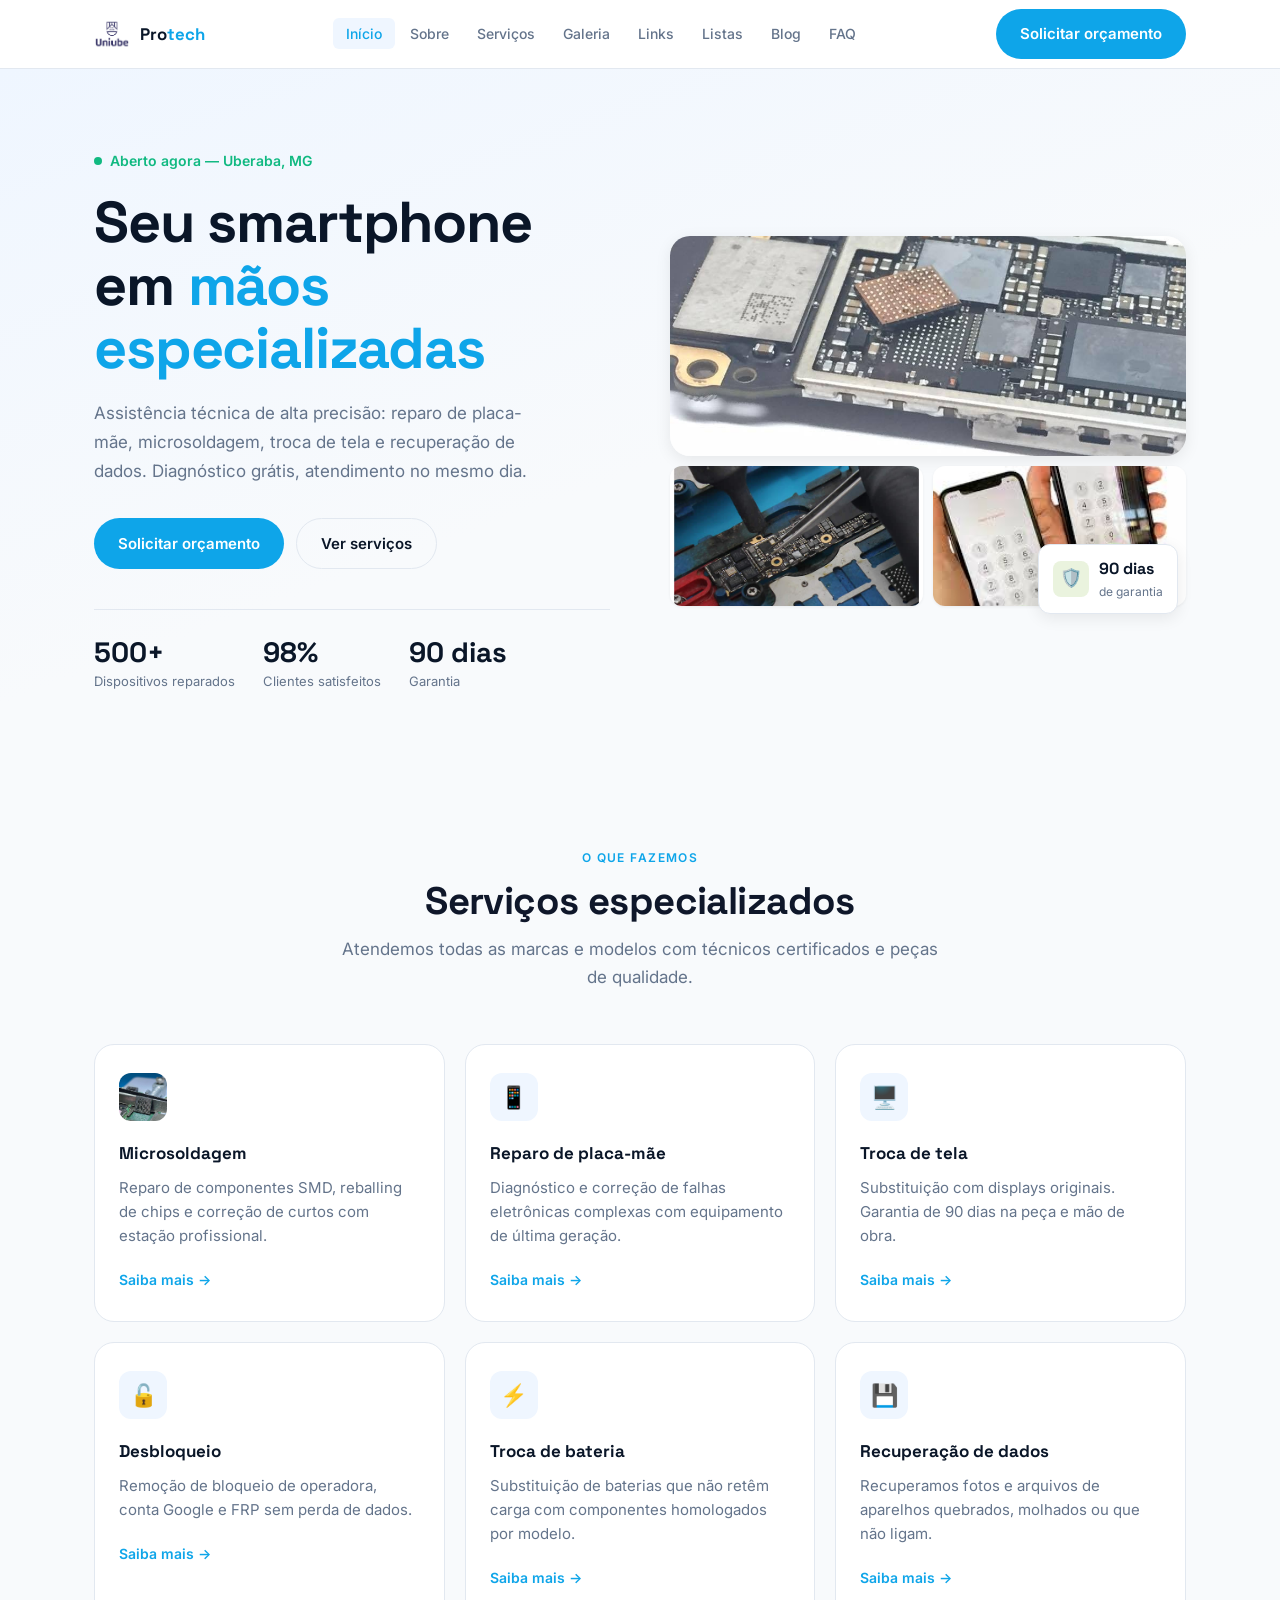
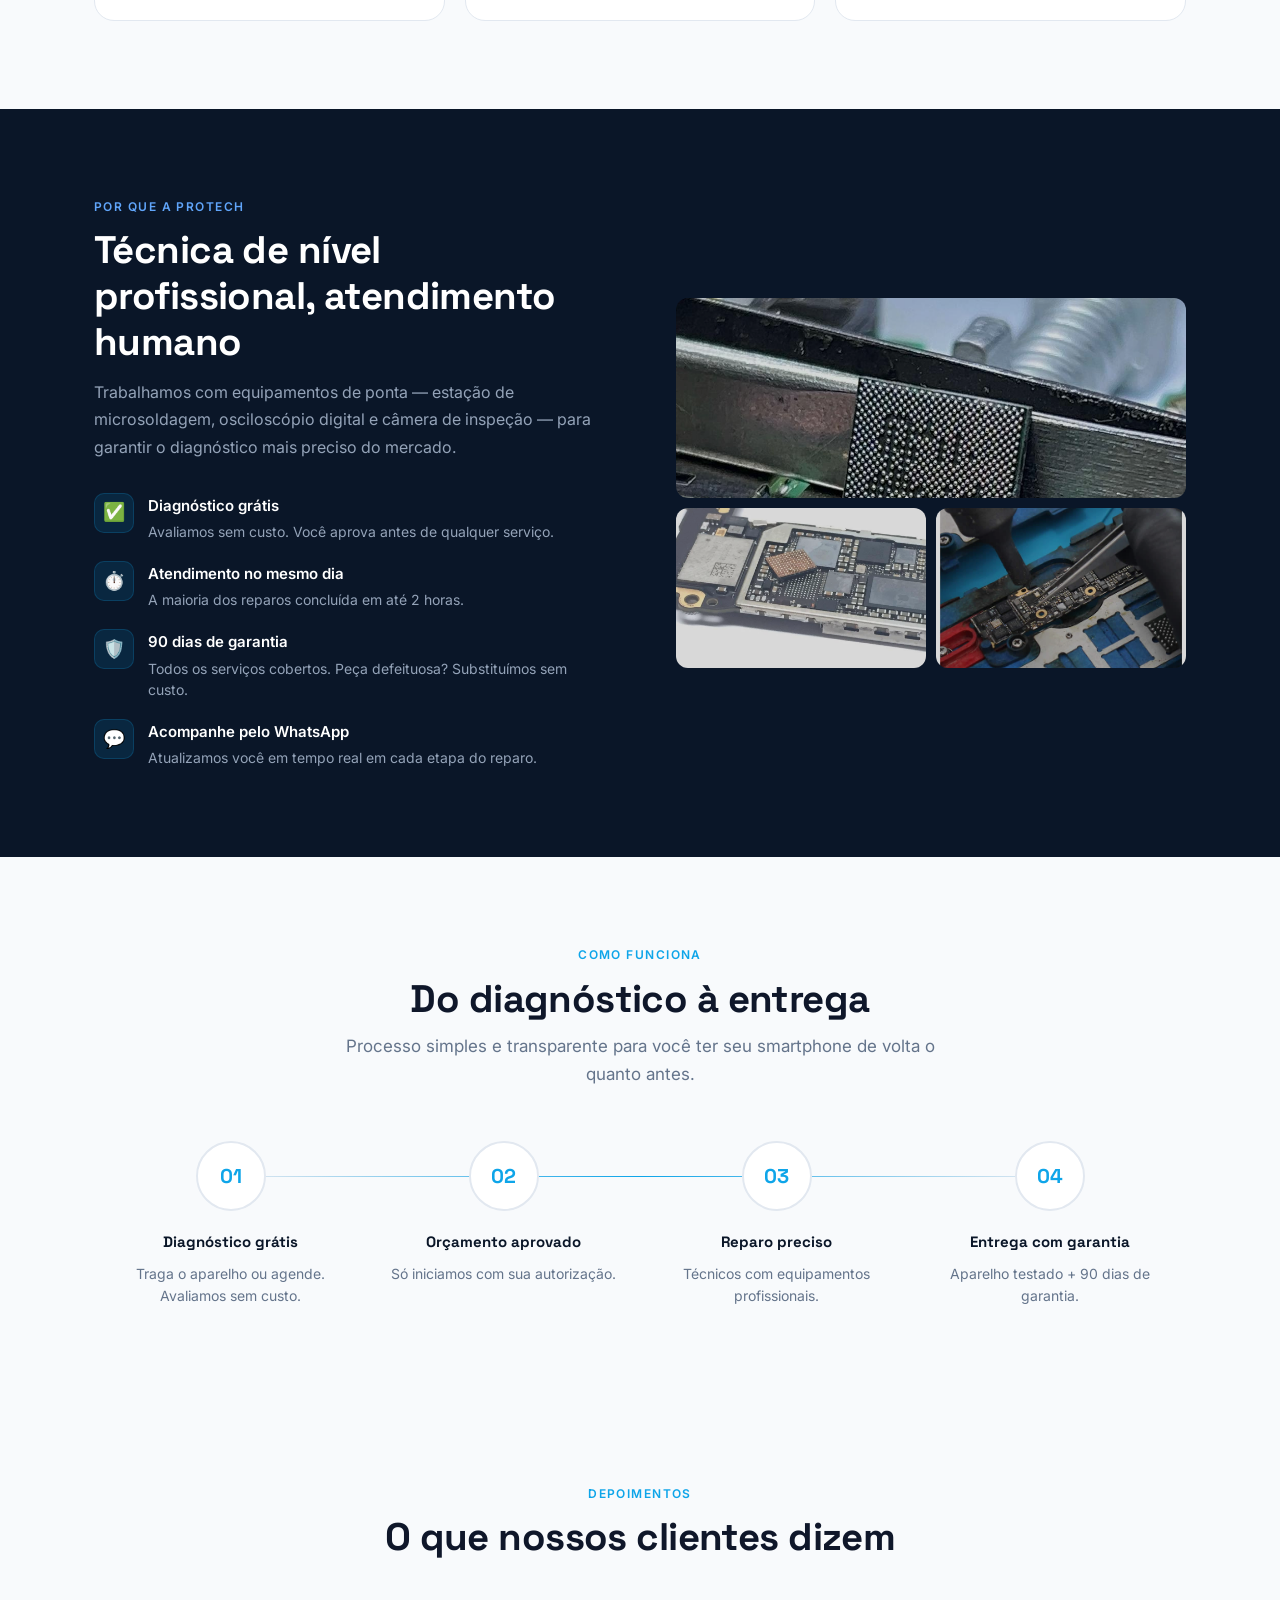
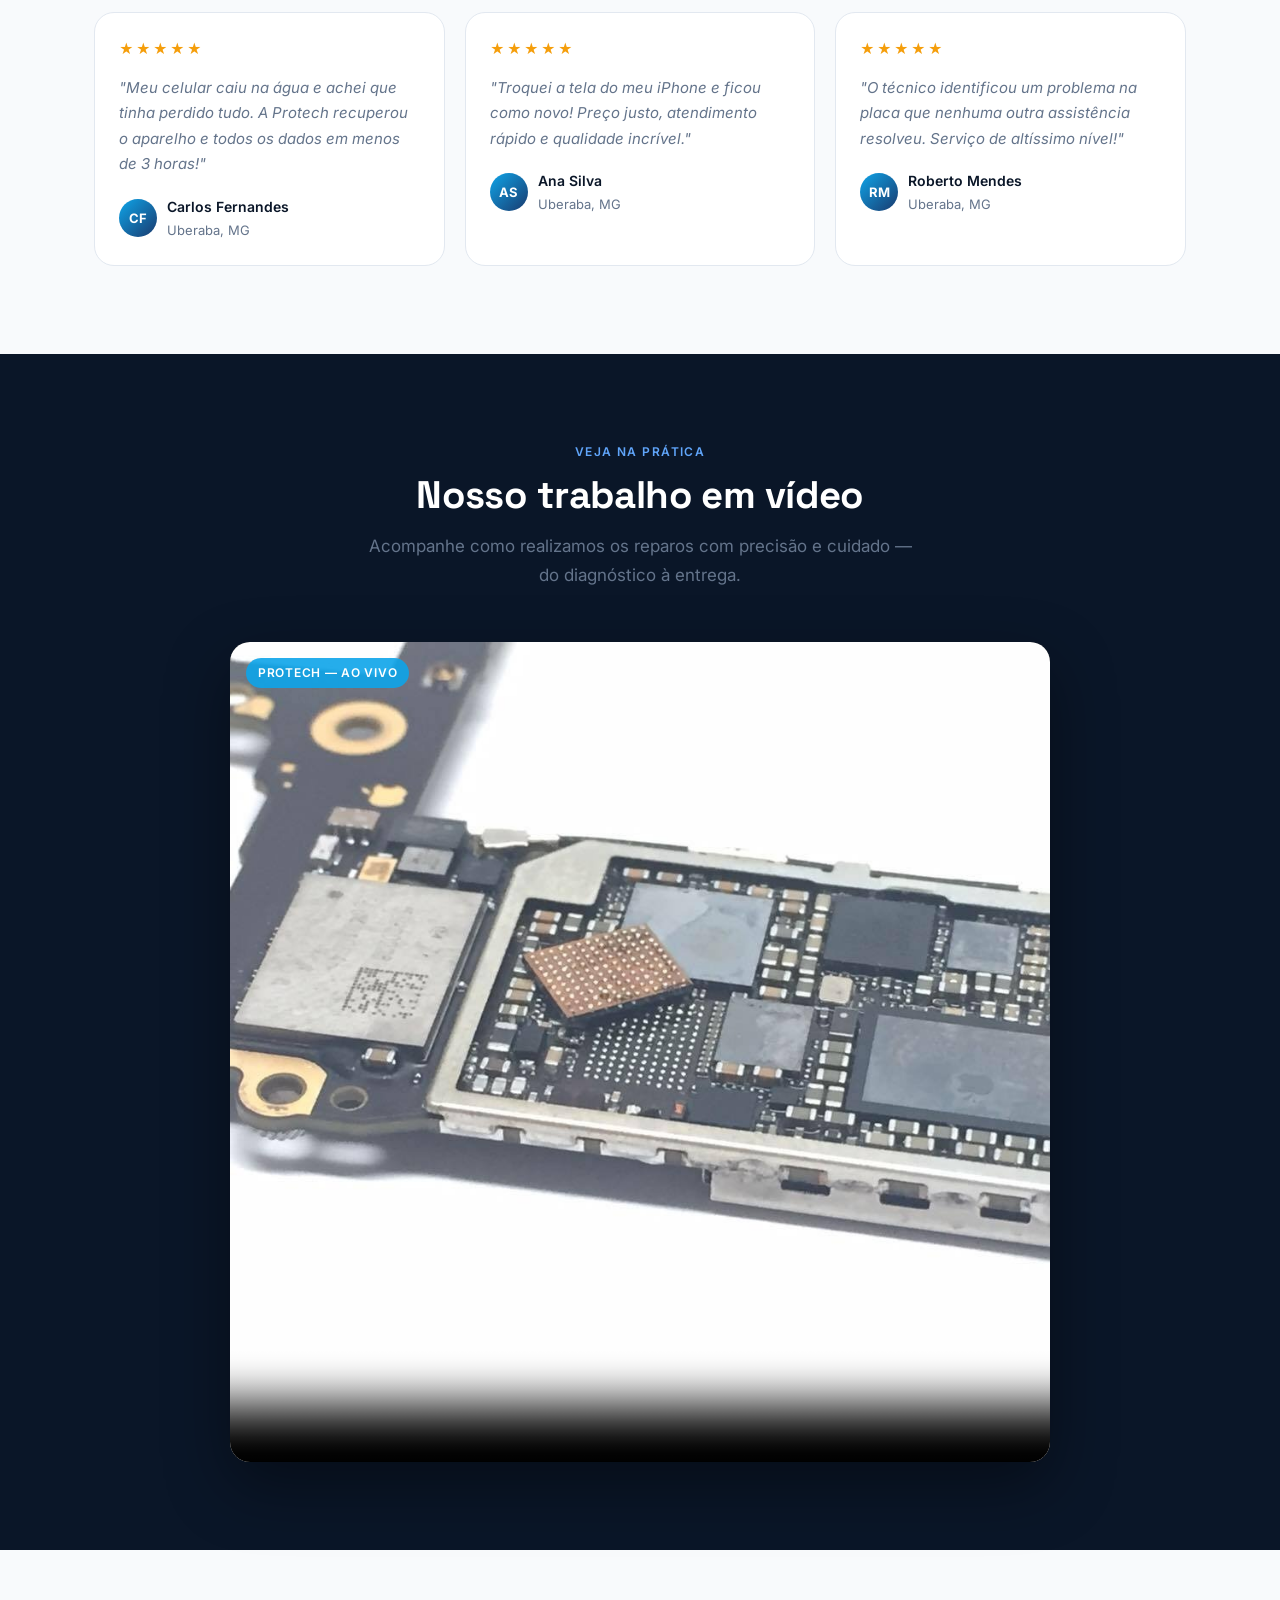
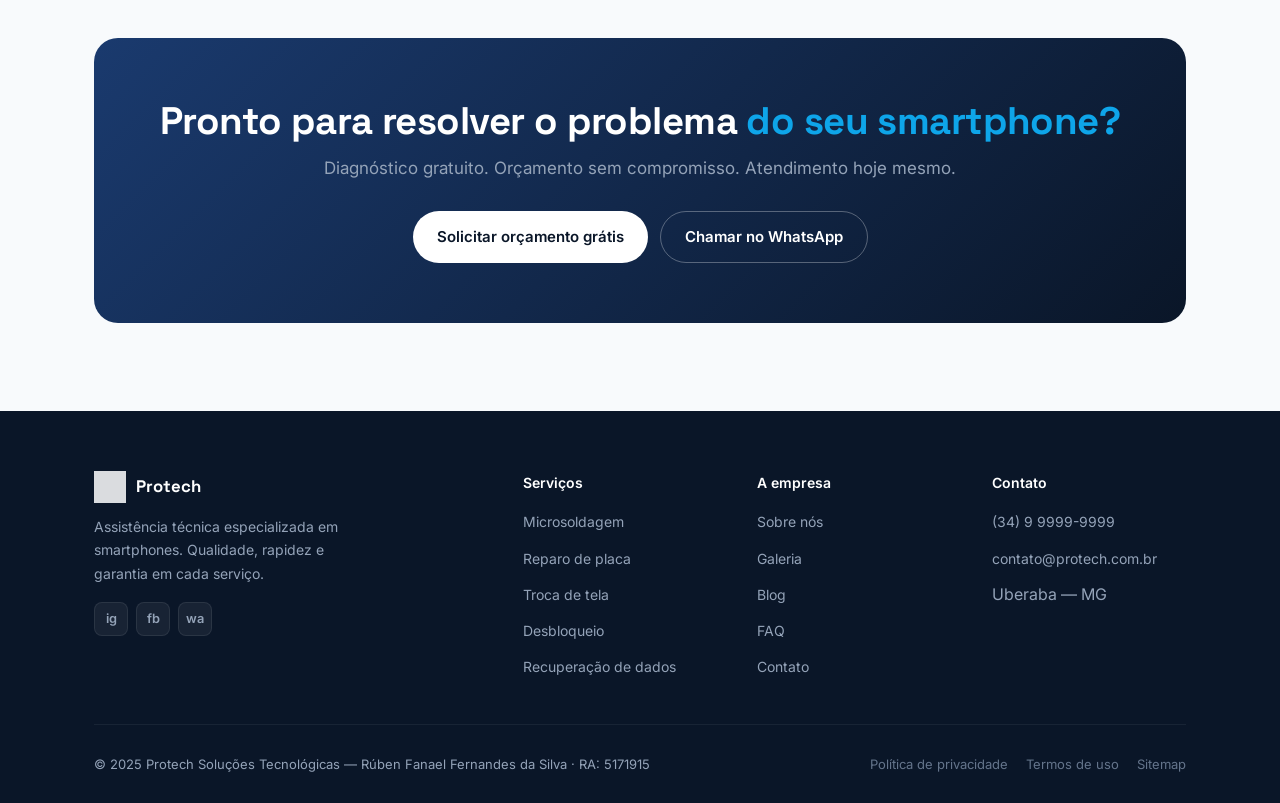
<file: index.html>
<!DOCTYPE html>
<html lang="pt-BR">
<head>
  <meta charset="UTF-8">
  <meta name="viewport" content="width=device-width, initial-scale=1.0">
  <title>Início | Protech Soluções Tecnológicas</title>
  <meta name="description" content="Protech Soluções Tecnológicas — assistência técnica especializada em smartphones em Uberaba-MG.">
  <meta name="google-site-verification" content="Wdn0cmDSu0WnmEnq42dpMQcoEYLxqeFj44bf13Go5Dc">
  <link rel="preconnect" href="https://fonts.googleapis.com">
  <link rel="preconnect" href="https://fonts.gstatic.com" crossorigin>
  <link href="https://fonts.googleapis.com/css2?family=Inter:wght@400;500;600;700&family=Space+Grotesk:wght@500;700&display=swap" rel="stylesheet">
  <link rel="stylesheet" href="css/style.css">
  <script async src="https://www.googletagmanager.com/gtag/js?id=G-75MZSPFQYX"></script>
  <script>window.dataLayer=window.dataLayer||[];function gtag(){dataLayer.push(arguments);}gtag('js',new Date());gtag('config','G-75MZSPFQYX');</script>
</head>
<body>
<header class="header" role="banner">
  <div class="container header-inner">
    <a href="index.html" class="logo" aria-label="Protech — início">
      <img src="img/logo-uniube.png" alt="Logo Uniube">
      <span class="logo-text">Pro<span>tech</span></span>
    </a>
    <nav aria-label="Navegação principal">
      <ul class="nav-menu"><li><a href="index.html"  class="active" aria-current="page">Início</a></li><li><a href="sobre.html">Sobre</a></li><li><a href="servicos.html">Serviços</a></li><li><a href="fotos.html">Galeria</a></li><li><a href="links.html">Links</a></li><li><a href="listas.html">Listas</a></li><li><a href="blog.html">Blog</a></li><li><a href="faq.html">FAQ</a></li></ul>
    </nav>
    <div class="nav-cta">
      <a href="contato.html" class="btn btn-primary">Solicitar orçamento</a>
    </div>
    <button class="hamburger" id="hamburger" aria-label="Abrir menu" aria-expanded="false" aria-controls="mobile-nav">
      <span></span><span></span><span></span>
    </button>
  </div>
  <nav class="mobile-nav" id="mobile-nav" aria-label="Menu mobile">
    <a href="index.html">Início</a><a href="sobre.html">Sobre</a><a href="servicos.html">Serviços</a>
    <a href="fotos.html">Galeria</a><a href="links.html">Links</a><a href="listas.html">Listas</a>
    <a href="blog.html">Blog</a><a href="faq.html">FAQ</a>
    <div class="m-cta">
      <a href="contato.html" class="btn btn-primary" style="width:100%;justify-content:center;">Solicitar orçamento</a>
    </div>
  </nav>
</header>
<main id="main">

  <section class="hero" aria-labelledby="hero-heading">
    <div class="container">
      <div class="hero-inner">
        <div>
          <div class="hero-eyebrow">
            <div class="eyebrow-dot" aria-hidden="true"></div>
            <span class="eyebrow-text">Aberto agora — Uberaba, MG</span>
          </div>
          <h1 id="hero-heading" class="display-xl">
            Seu smartphone<br>em <span class="accent">mãos especializadas</span>
          </h1>
          <p class="hero-desc">Assistência técnica de alta precisão: reparo de placa-mãe, microsoldagem, troca de tela e recuperação de dados. Diagnóstico grátis, atendimento no mesmo dia.</p>
          <div class="hero-actions">
            <a href="contato.html" class="btn btn-primary">Solicitar orçamento</a>
            <a href="servicos.html" class="btn btn-outline">Ver serviços</a>
          </div>
          <div class="hero-stats" aria-label="Números da Protech">
            <div><div class="stat-num">500+</div><div class="stat-label">Dispositivos reparados</div></div>
            <div><div class="stat-num">98%</div><div class="stat-label">Clientes satisfeitos</div></div>
            <div><div class="stat-num">90 dias</div><div class="stat-label">Garantia</div></div>
          </div>
        </div>
        <div class="hero-visual" aria-hidden="true">
          <div class="photo-grid">
            <div class="photo-main"><img src="img/reparo1.jpg" alt="Técnico realizando reparo"></div>
            <div class="photo-small"><img src="img/reparo2.jpg" alt="Reparo de placa-mãe"></div>
            <div class="photo-small"><img src="img/reparo3.jpg" alt="Microsoldagem"></div>
          </div>
          <div class="photo-badge">
            <div class="badge-icon">🛡️</div>
            <div><div class="badge-val">90 dias</div><div class="badge-lbl">de garantia</div></div>
          </div>
        </div>
      </div>
    </div>
  </section>

  <section class="section" aria-labelledby="services-heading">
    <div class="container">
      <div class="section-header">
        <span class="section-label">O que fazemos</span>
        <h2 id="services-heading" class="display-lg">Serviços especializados</h2>
        <p>Atendemos todas as marcas e modelos com técnicos certificados e peças de qualidade.</p>
      </div>
      <div class="services-grid">
        <article class="service-card">
          <div class="service-icon"><img src="img/microsolda.png" alt=""></div>
          <h3>Microsoldagem</h3>
          <p>Reparo de componentes SMD, reballing de chips e correção de curtos com estação profissional.</p>
          <a href="servicos.html" class="service-link">Saiba mais →</a>
        </article>
        <article class="service-card">
          <div class="service-icon">📱</div>
          <h3>Reparo de placa-mãe</h3>
          <p>Diagnóstico e correção de falhas eletrônicas complexas com equipamento de última geração.</p>
          <a href="servicos.html" class="service-link">Saiba mais →</a>
        </article>
        <article class="service-card">
          <div class="service-icon">🖥️</div>
          <h3>Troca de tela</h3>
          <p>Substituição com displays originais. Garantia de 90 dias na peça e mão de obra.</p>
          <a href="servicos.html" class="service-link">Saiba mais →</a>
        </article>
        <article class="service-card">
          <div class="service-icon">🔓</div>
          <h3>Desbloqueio</h3>
          <p>Remoção de bloqueio de operadora, conta Google e FRP sem perda de dados.</p>
          <a href="servicos.html" class="service-link">Saiba mais →</a>
        </article>
        <article class="service-card">
          <div class="service-icon">⚡</div>
          <h3>Troca de bateria</h3>
          <p>Substituição de baterias que não retêm carga com componentes homologados por modelo.</p>
          <a href="servicos.html" class="service-link">Saiba mais →</a>
        </article>
        <article class="service-card">
          <div class="service-icon">💾</div>
          <h3>Recuperação de dados</h3>
          <p>Recuperamos fotos e arquivos de aparelhos quebrados, molhados ou que não ligam.</p>
          <a href="servicos.html" class="service-link">Saiba mais →</a>
        </article>
      </div>
    </div>
  </section>

  <section class="dark-section" aria-labelledby="why-heading">
    <div class="container">
      <div class="why-inner">
        <div>
          <span class="section-label">Por que a Protech</span>
          <h2 id="why-heading" class="display-lg">Técnica de nível profissional, atendimento humano</h2>
          <p class="lead">Trabalhamos com equipamentos de ponta — estação de microsoldagem, osciloscópio digital e câmera de inspeção — para garantir o diagnóstico mais preciso do mercado.</p>
          <div class="features">
            <div class="feature"><div class="feature-icon">✅</div><div><h4>Diagnóstico grátis</h4><p>Avaliamos sem custo. Você aprova antes de qualquer serviço.</p></div></div>
            <div class="feature"><div class="feature-icon">⏱️</div><div><h4>Atendimento no mesmo dia</h4><p>A maioria dos reparos concluída em até 2 horas.</p></div></div>
            <div class="feature"><div class="feature-icon">🛡️</div><div><h4>90 dias de garantia</h4><p>Todos os serviços cobertos. Peça defeituosa? Substituímos sem custo.</p></div></div>
            <div class="feature"><div class="feature-icon">💬</div><div><h4>Acompanhe pelo WhatsApp</h4><p>Atualizamos você em tempo real em cada etapa do reparo.</p></div></div>
          </div>
        </div>
        <div class="why-gallery" aria-hidden="true">
          <div class="g-main"><img src="img/microsolda.png" alt="Microsoldagem"></div>
          <div class="g-small"><img src="img/reparo1.jpg" alt="Reparo"></div>
          <div class="g-small"><img src="img/reparo2.jpg" alt="Técnico"></div>
        </div>
      </div>
    </div>
  </section>

  <section class="section" aria-labelledby="process-heading">
    <div class="container">
      <div class="section-header">
        <span class="section-label">Como funciona</span>
        <h2 id="process-heading" class="display-lg">Do diagnóstico à entrega</h2>
        <p>Processo simples e transparente para você ter seu smartphone de volta o quanto antes.</p>
      </div>
      <div class="process-grid">
        <div class="process-step"><div class="process-num" aria-hidden="true">01</div><h3>Diagnóstico grátis</h3><p>Traga o aparelho ou agende. Avaliamos sem custo.</p></div>
        <div class="process-step"><div class="process-num" aria-hidden="true">02</div><h3>Orçamento aprovado</h3><p>Só iniciamos com sua autorização.</p></div>
        <div class="process-step"><div class="process-num" aria-hidden="true">03</div><h3>Reparo preciso</h3><p>Técnicos com equipamentos profissionais.</p></div>
        <div class="process-step"><div class="process-num" aria-hidden="true">04</div><h3>Entrega com garantia</h3><p>Aparelho testado + 90 dias de garantia.</p></div>
      </div>
    </div>
  </section>

  <section class="section testimonials-section" aria-labelledby="testimonials-heading">
    <div class="container">
      <div class="section-header">
        <span class="section-label">Depoimentos</span>
        <h2 id="testimonials-heading" class="display-lg">O que nossos clientes dizem</h2>
      </div>
      <div class="testimonials-grid">
        <article class="testimonial-card">
          <div class="stars" aria-label="5 estrelas">★★★★★</div>
          <p class="testimonial-text">"Meu celular caiu na água e achei que tinha perdido tudo. A Protech recuperou o aparelho e todos os dados em menos de 3 horas!"</p>
          <div class="t-author"><div class="t-avatar" aria-hidden="true">CF</div><div><div class="t-name">Carlos Fernandes</div><div class="t-city">Uberaba, MG</div></div></div>
        </article>
        <article class="testimonial-card">
          <div class="stars" aria-label="5 estrelas">★★★★★</div>
          <p class="testimonial-text">"Troquei a tela do meu iPhone e ficou como novo! Preço justo, atendimento rápido e qualidade incrível."</p>
          <div class="t-author"><div class="t-avatar" aria-hidden="true">AS</div><div><div class="t-name">Ana Silva</div><div class="t-city">Uberaba, MG</div></div></div>
        </article>
        <article class="testimonial-card">
          <div class="stars" aria-label="5 estrelas">★★★★★</div>
          <p class="testimonial-text">"O técnico identificou um problema na placa que nenhuma outra assistência resolveu. Serviço de altíssimo nível!"</p>
          <div class="t-author"><div class="t-avatar" aria-hidden="true">RM</div><div><div class="t-name">Roberto Mendes</div><div class="t-city">Uberaba, MG</div></div></div>
        </article>
      </div>
    </div>
  </section>

  <section class="dark-section" aria-labelledby="video-heading">
    <div class="container">
      <div class="section-header">
        <span class="section-label">Veja na prática</span>
        <h2 id="video-heading" class="display-lg">Nosso trabalho em vídeo</h2>
        <p class="video-desc">Acompanhe como realizamos os reparos com precisão e cuidado — do diagnóstico à entrega.</p>
      </div>
      <div class="video-wrapper">
        <video controls preload="metadata" poster="img/reparo1.jpg" aria-label="Vídeo demonstrativo Protech">
          <source src="video/assistencia.mp4" type="video/mp4">
          Seu navegador não suporta vídeo.
        </video>
        <span class="video-overlay-badge" aria-hidden="true">Protech — ao vivo</span>
      </div>
    </div>
  </section>

  <section class="cta-section" aria-labelledby="cta-heading">
    <div class="container">
      <div class="cta-inner">
        <h2 id="cta-heading" class="display-lg">Pronto para resolver o problema <span class="cta-accent">do seu smartphone?</span></h2>
        <p>Diagnóstico gratuito. Orçamento sem compromisso. Atendimento hoje mesmo.</p>
        <div class="cta-buttons">
          <a href="contato.html" class="btn btn-white">Solicitar orçamento grátis</a>
          <a href="https://wa.me/5534999999999" class="btn-ghost-white" target="_blank" rel="noopener noreferrer">Chamar no WhatsApp</a>
        </div>
      </div>
    </div>
  </section>

</main>
<footer class="footer" role="contentinfo">
  <div class="container">
    <div class="footer-grid">
      <div class="footer-brand">
        <div class="footer-logo">
          <img src="img/logo-uniube.png" alt="Logo Uniube">
          <span class="logo-text">Protech</span>
        </div>
        <p>Assistência técnica especializada em smartphones. Qualidade, rapidez e garantia em cada serviço.</p>
        <div class="footer-social">
          <a href="#" class="s-link" aria-label="Instagram">ig</a>
          <a href="#" class="s-link" aria-label="Facebook">fb</a>
          <a href="https://wa.me/5534999999999" class="s-link" aria-label="WhatsApp" target="_blank" rel="noopener noreferrer">wa</a>
        </div>
      </div>
      <div class="footer-col">
        <h4>Serviços</h4>
        <ul>
          <li><a href="servicos.html">Microsoldagem</a></li>
          <li><a href="servicos.html">Reparo de placa</a></li>
          <li><a href="servicos.html">Troca de tela</a></li>
          <li><a href="servicos.html">Desbloqueio</a></li>
          <li><a href="servicos.html">Recuperação de dados</a></li>
        </ul>
      </div>
      <div class="footer-col">
        <h4>A empresa</h4>
        <ul>
          <li><a href="sobre.html">Sobre nós</a></li>
          <li><a href="fotos.html">Galeria</a></li>
          <li><a href="blog.html">Blog</a></li>
          <li><a href="faq.html">FAQ</a></li>
          <li><a href="contato.html">Contato</a></li>
        </ul>
      </div>
      <div class="footer-col">
        <h4>Contato</h4>
        <ul>
          <li><a href="https://wa.me/5534999999999">(34) 9 9999-9999</a></li>
          <li><a href="mailto:contato@protech.com.br">contato@protech.com.br</a></li>
          <li>Uberaba — MG</li>
        </ul>
      </div>
    </div>
    <div class="footer-bottom">
      <p>© 2025 Protech Soluções Tecnológicas — Rúben Fanael Fernandes da Silva · RA: 5171915</p>
      <nav class="footer-bottom-links" aria-label="Links legais">
        <a href="politica.html">Política de privacidade</a>
        <a href="termos.html">Termos de uso</a>
        <a href="sitemap.xml">Sitemap</a>
      </nav>
    </div>
  </div>
</footer>
<script>
  var h = document.getElementById('hamburger');
  var m = document.getElementById('mobile-nav');
  h.addEventListener('click', function () {
    var open = m.classList.toggle('open');
    h.classList.toggle('open', open);
    h.setAttribute('aria-expanded', String(open));
  });
  m.querySelectorAll('a').forEach(function (a) {
    a.addEventListener('click', function () {
      m.classList.remove('open');
      h.classList.remove('open');
      h.setAttribute('aria-expanded', 'false');
    });
  });
</script>
</body>
</html>
</file>
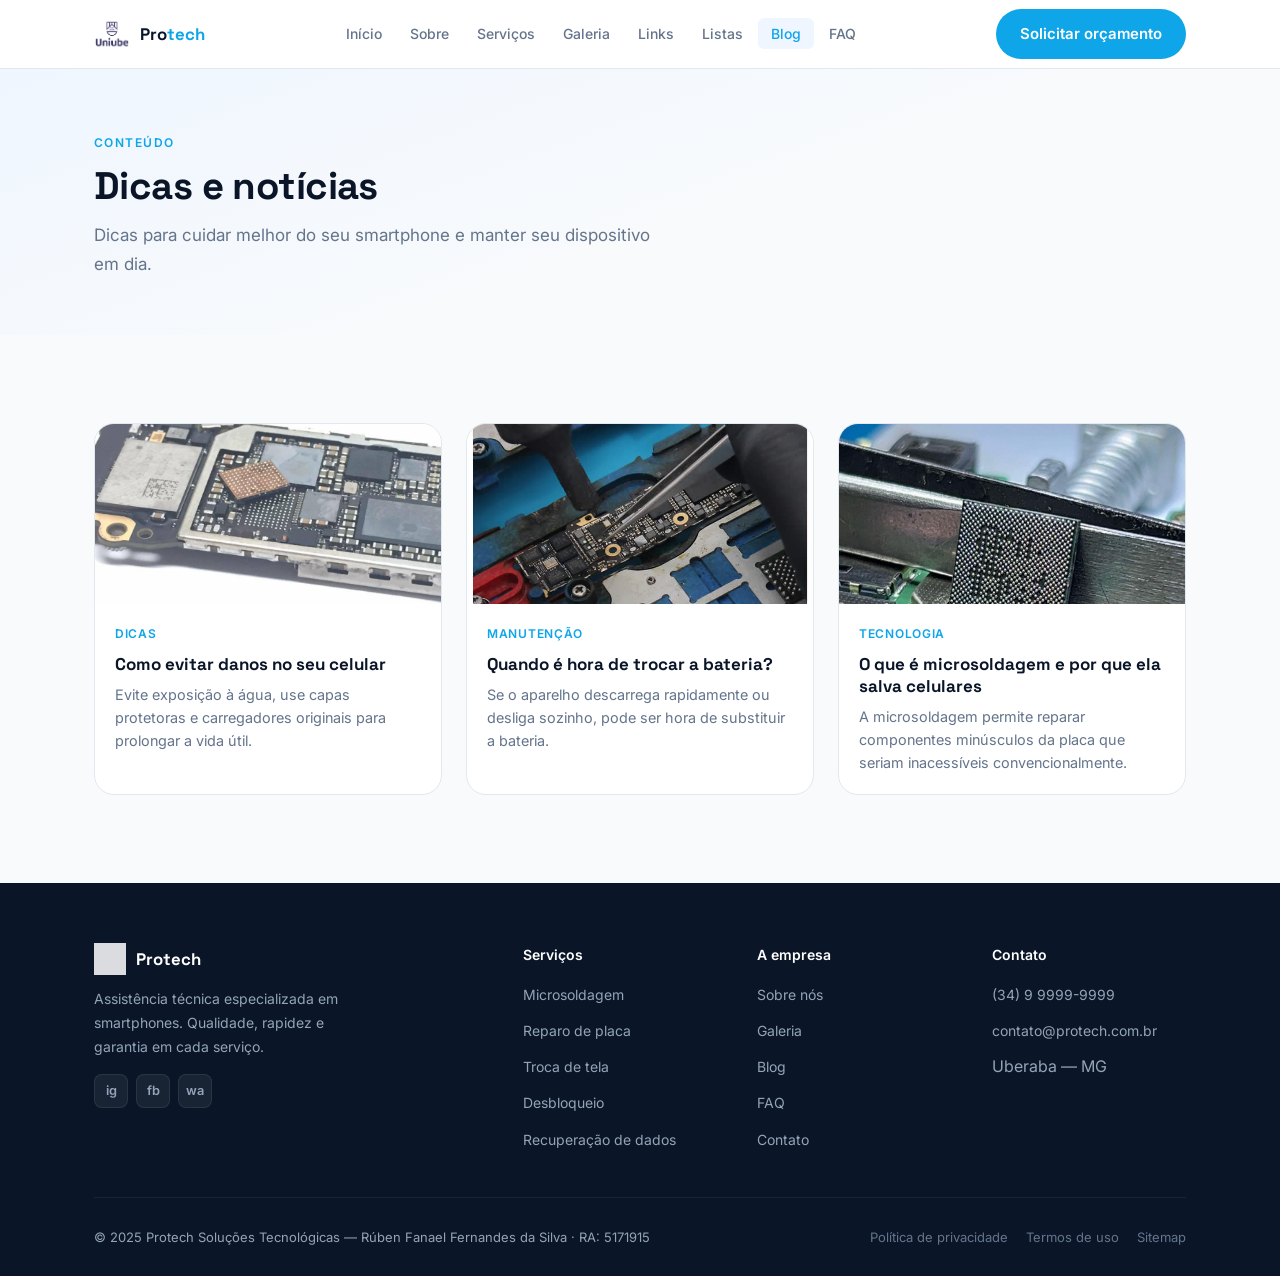
<file: blog.html>
<!DOCTYPE html>
<html lang="pt-BR">
<head>
  <meta charset="UTF-8">
  <meta name="viewport" content="width=device-width, initial-scale=1.0">
  <title>Blog | Protech Soluções Tecnológicas</title>
  <meta name="description" content="Protech Soluções Tecnológicas — assistência técnica especializada em smartphones em Uberaba-MG.">
  <meta name="google-site-verification" content="Wdn0cmDSu0WnmEnq42dpMQcoEYLxqeFj44bf13Go5Dc">
  <link rel="preconnect" href="https://fonts.googleapis.com">
  <link rel="preconnect" href="https://fonts.gstatic.com" crossorigin>
  <link href="https://fonts.googleapis.com/css2?family=Inter:wght@400;500;600;700&family=Space+Grotesk:wght@500;700&display=swap" rel="stylesheet">
  <link rel="stylesheet" href="css/style.css">
  <script async src="https://www.googletagmanager.com/gtag/js?id=G-75MZSPFQYX"></script>
  <script>window.dataLayer=window.dataLayer||[];function gtag(){dataLayer.push(arguments);}gtag('js',new Date());gtag('config','G-75MZSPFQYX');</script>
</head>
<body>
<header class="header" role="banner">
  <div class="container header-inner">
    <a href="index.html" class="logo" aria-label="Protech — início">
      <img src="img/logo-uniube.png" alt="Logo Uniube">
      <span class="logo-text">Pro<span>tech</span></span>
    </a>
    <nav aria-label="Navegação principal">
      <ul class="nav-menu"><li><a href="index.html">Início</a></li><li><a href="sobre.html">Sobre</a></li><li><a href="servicos.html">Serviços</a></li><li><a href="fotos.html">Galeria</a></li><li><a href="links.html">Links</a></li><li><a href="listas.html">Listas</a></li><li><a href="blog.html"  class="active" aria-current="page">Blog</a></li><li><a href="faq.html">FAQ</a></li></ul>
    </nav>
    <div class="nav-cta">
      <a href="contato.html" class="btn btn-primary">Solicitar orçamento</a>
    </div>
    <button class="hamburger" id="hamburger" aria-label="Abrir menu" aria-expanded="false" aria-controls="mobile-nav">
      <span></span><span></span><span></span>
    </button>
  </div>
  <nav class="mobile-nav" id="mobile-nav" aria-label="Menu mobile">
    <a href="index.html">Início</a><a href="sobre.html">Sobre</a><a href="servicos.html">Serviços</a>
    <a href="fotos.html">Galeria</a><a href="links.html">Links</a><a href="listas.html">Listas</a>
    <a href="blog.html">Blog</a><a href="faq.html">FAQ</a>
    <div class="m-cta">
      <a href="contato.html" class="btn btn-primary" style="width:100%;justify-content:center;">Solicitar orçamento</a>
    </div>
  </nav>
</header>
<main id="main">

  <section class="page-hero">
    <div class="container">
      <span class="section-label">Conteúdo</span>
      <h1 class="display-lg">Dicas e notícias</h1>
      <p>Dicas para cuidar melhor do seu smartphone e manter seu dispositivo em dia.</p>
    </div>
  </section>
  <section class="section">
    <div class="container">
      <div class="blog-grid">
        <article class="blog-card">
          <div class="blog-thumb"><img src="img/reparo1.jpg" alt="Cuidados com o celular"></div>
          <div class="blog-body"><div class="blog-tag">Dicas</div><h3>Como evitar danos no seu celular</h3><p>Evite exposição à água, use capas protetoras e carregadores originais para prolongar a vida útil.</p></div>
        </article>
        <article class="blog-card">
          <div class="blog-thumb"><img src="img/reparo2.jpg" alt="Bateria de celular"></div>
          <div class="blog-body"><div class="blog-tag">Manutenção</div><h3>Quando é hora de trocar a bateria?</h3><p>Se o aparelho descarrega rapidamente ou desliga sozinho, pode ser hora de substituir a bateria.</p></div>
        </article>
        <article class="blog-card">
          <div class="blog-thumb"><img src="img/microsolda.png" alt="Microsoldagem"></div>
          <div class="blog-body"><div class="blog-tag">Tecnologia</div><h3>O que é microsoldagem e por que ela salva celulares</h3><p>A microsoldagem permite reparar componentes minúsculos da placa que seriam inacessíveis convencionalmente.</p></div>
        </article>
      </div>
    </div>
  </section>

</main>
<footer class="footer" role="contentinfo">
  <div class="container">
    <div class="footer-grid">
      <div class="footer-brand">
        <div class="footer-logo">
          <img src="img/logo-uniube.png" alt="Logo Uniube">
          <span class="logo-text">Protech</span>
        </div>
        <p>Assistência técnica especializada em smartphones. Qualidade, rapidez e garantia em cada serviço.</p>
        <div class="footer-social">
          <a href="#" class="s-link" aria-label="Instagram">ig</a>
          <a href="#" class="s-link" aria-label="Facebook">fb</a>
          <a href="https://wa.me/5534999999999" class="s-link" aria-label="WhatsApp" target="_blank" rel="noopener noreferrer">wa</a>
        </div>
      </div>
      <div class="footer-col">
        <h4>Serviços</h4>
        <ul>
          <li><a href="servicos.html">Microsoldagem</a></li>
          <li><a href="servicos.html">Reparo de placa</a></li>
          <li><a href="servicos.html">Troca de tela</a></li>
          <li><a href="servicos.html">Desbloqueio</a></li>
          <li><a href="servicos.html">Recuperação de dados</a></li>
        </ul>
      </div>
      <div class="footer-col">
        <h4>A empresa</h4>
        <ul>
          <li><a href="sobre.html">Sobre nós</a></li>
          <li><a href="fotos.html">Galeria</a></li>
          <li><a href="blog.html">Blog</a></li>
          <li><a href="faq.html">FAQ</a></li>
          <li><a href="contato.html">Contato</a></li>
        </ul>
      </div>
      <div class="footer-col">
        <h4>Contato</h4>
        <ul>
          <li><a href="https://wa.me/5534999999999">(34) 9 9999-9999</a></li>
          <li><a href="mailto:contato@protech.com.br">contato@protech.com.br</a></li>
          <li>Uberaba — MG</li>
        </ul>
      </div>
    </div>
    <div class="footer-bottom">
      <p>© 2025 Protech Soluções Tecnológicas — Rúben Fanael Fernandes da Silva · RA: 5171915</p>
      <nav class="footer-bottom-links" aria-label="Links legais">
        <a href="politica.html">Política de privacidade</a>
        <a href="termos.html">Termos de uso</a>
        <a href="sitemap.xml">Sitemap</a>
      </nav>
    </div>
  </div>
</footer>
<script>
  var h = document.getElementById('hamburger');
  var m = document.getElementById('mobile-nav');
  h.addEventListener('click', function () {
    var open = m.classList.toggle('open');
    h.classList.toggle('open', open);
    h.setAttribute('aria-expanded', String(open));
  });
  m.querySelectorAll('a').forEach(function (a) {
    a.addEventListener('click', function () {
      m.classList.remove('open');
      h.classList.remove('open');
      h.setAttribute('aria-expanded', 'false');
    });
  });
</script>
</body>
</html>
</file>
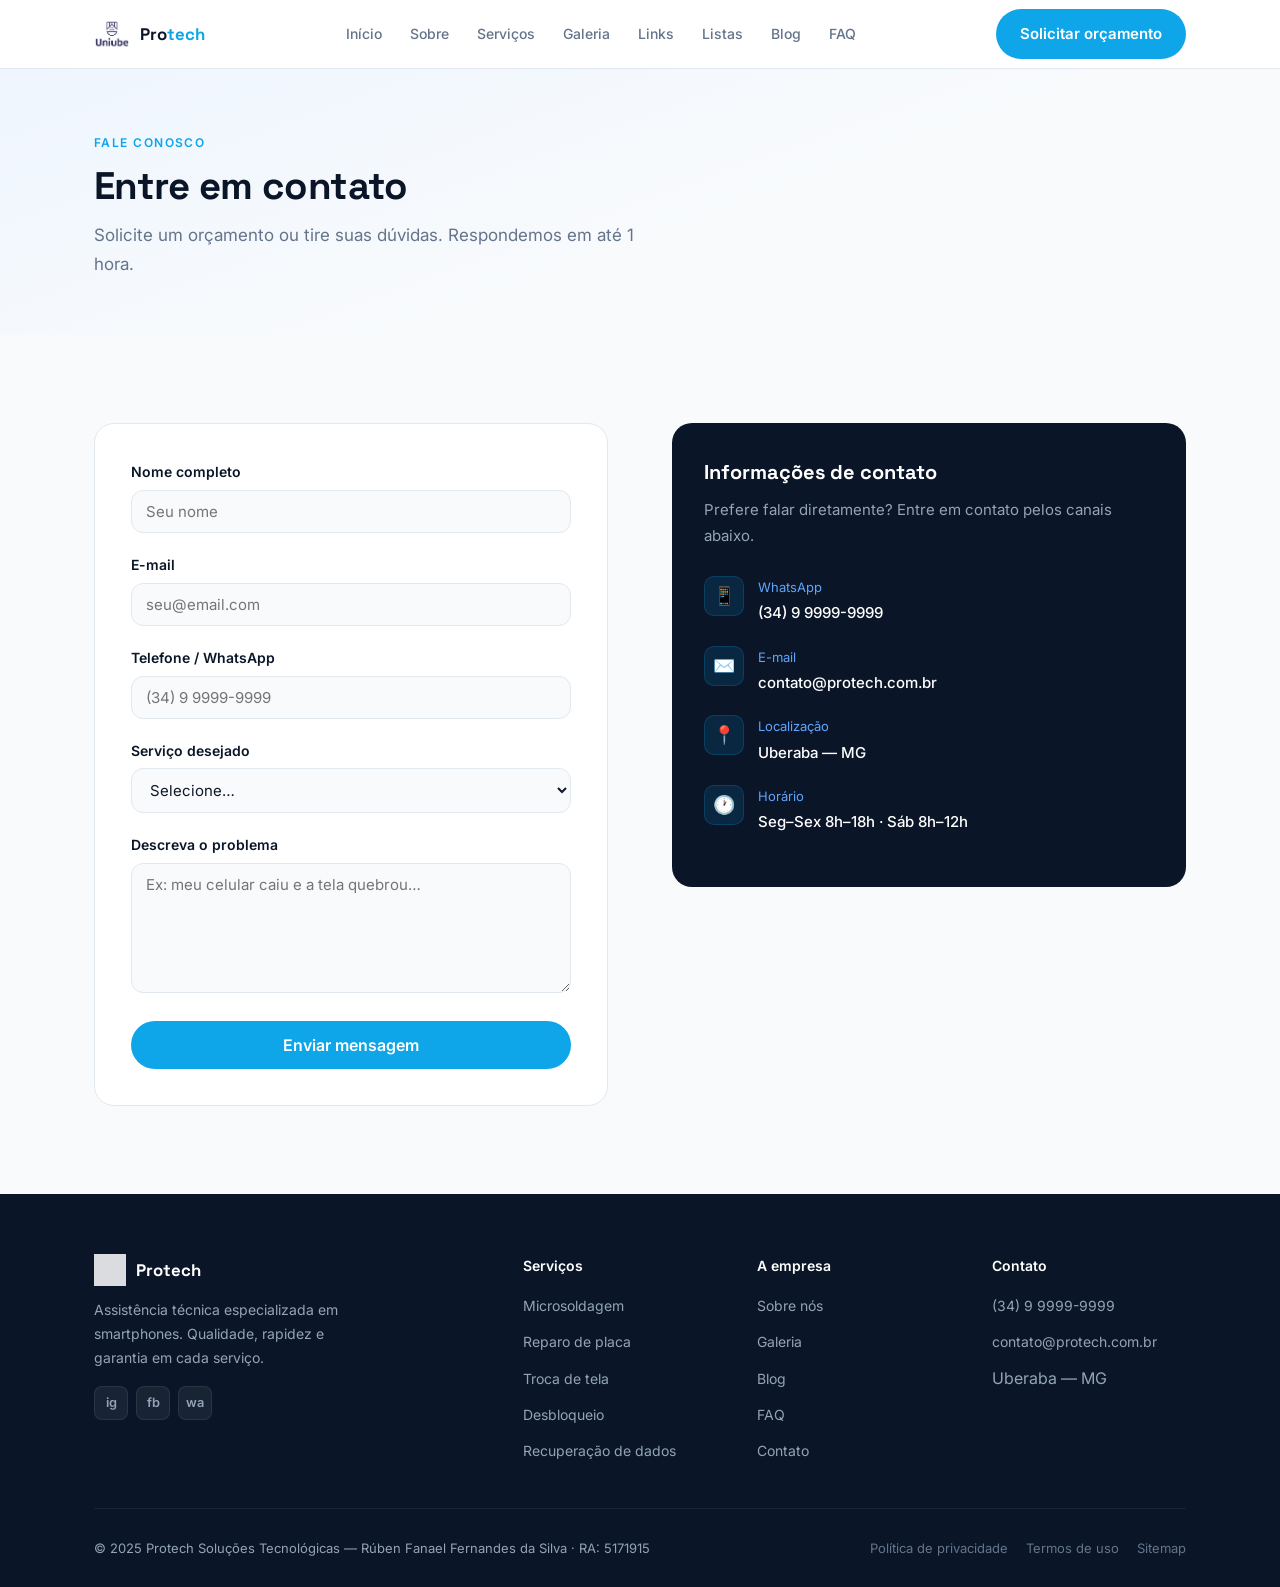
<file: contato.html>
<!DOCTYPE html>
<html lang="pt-BR">
<head>
  <meta charset="UTF-8">
  <meta name="viewport" content="width=device-width, initial-scale=1.0">
  <title>Contato | Protech Soluções Tecnológicas</title>
  <meta name="description" content="Protech Soluções Tecnológicas — assistência técnica especializada em smartphones em Uberaba-MG.">
  <meta name="google-site-verification" content="Wdn0cmDSu0WnmEnq42dpMQcoEYLxqeFj44bf13Go5Dc">
  <link rel="preconnect" href="https://fonts.googleapis.com">
  <link rel="preconnect" href="https://fonts.gstatic.com" crossorigin>
  <link href="https://fonts.googleapis.com/css2?family=Inter:wght@400;500;600;700&family=Space+Grotesk:wght@500;700&display=swap" rel="stylesheet">
  <link rel="stylesheet" href="css/style.css">
  <script async src="https://www.googletagmanager.com/gtag/js?id=G-75MZSPFQYX"></script>
  <script>window.dataLayer=window.dataLayer||[];function gtag(){dataLayer.push(arguments);}gtag('js',new Date());gtag('config','G-75MZSPFQYX');</script>
</head>
<body>
<header class="header" role="banner">
  <div class="container header-inner">
    <a href="index.html" class="logo" aria-label="Protech — início">
      <img src="img/logo-uniube.png" alt="Logo Uniube">
      <span class="logo-text">Pro<span>tech</span></span>
    </a>
    <nav aria-label="Navegação principal">
      <ul class="nav-menu"><li><a href="index.html">Início</a></li><li><a href="sobre.html">Sobre</a></li><li><a href="servicos.html">Serviços</a></li><li><a href="fotos.html">Galeria</a></li><li><a href="links.html">Links</a></li><li><a href="listas.html">Listas</a></li><li><a href="blog.html">Blog</a></li><li><a href="faq.html">FAQ</a></li></ul>
    </nav>
    <div class="nav-cta">
      <a href="contato.html" class="btn btn-primary">Solicitar orçamento</a>
    </div>
    <button class="hamburger" id="hamburger" aria-label="Abrir menu" aria-expanded="false" aria-controls="mobile-nav">
      <span></span><span></span><span></span>
    </button>
  </div>
  <nav class="mobile-nav" id="mobile-nav" aria-label="Menu mobile">
    <a href="index.html">Início</a><a href="sobre.html">Sobre</a><a href="servicos.html">Serviços</a>
    <a href="fotos.html">Galeria</a><a href="links.html">Links</a><a href="listas.html">Listas</a>
    <a href="blog.html">Blog</a><a href="faq.html">FAQ</a>
    <div class="m-cta">
      <a href="contato.html" class="btn btn-primary" style="width:100%;justify-content:center;">Solicitar orçamento</a>
    </div>
  </nav>
</header>
<main id="main">

  <section class="page-hero">
    <div class="container">
      <span class="section-label">Fale conosco</span>
      <h1 class="display-lg">Entre em contato</h1>
      <p>Solicite um orçamento ou tire suas dúvidas. Respondemos em até 1 hora.</p>
    </div>
  </section>
  <section class="section">
    <div class="container">
      <div class="contato-grid">
        <div class="contato-form">
          <form action="#" method="post" novalidate>
            <div class="form-group"><label for="nome">Nome completo</label><input type="text" id="nome" name="nome" placeholder="Seu nome" required></div>
            <div class="form-group"><label for="email">E-mail</label><input type="email" id="email" name="email" placeholder="seu@email.com" required></div>
            <div class="form-group"><label for="tel">Telefone / WhatsApp</label><input type="tel" id="tel" name="tel" placeholder="(34) 9 9999-9999"></div>
            <div class="form-group">
              <label for="servico">Serviço desejado</label>
              <select id="servico" name="servico">
                <option value="">Selecione…</option>
                <option>Reparo de placa-mãe</option>
                <option>Troca de tela</option>
                <option>Microsoldagem</option>
                <option>Desbloqueio</option>
                <option>Troca de bateria</option>
                <option>Recuperação de dados</option>
                <option>Outro</option>
              </select>
            </div>
            <div class="form-group"><label for="msg">Descreva o problema</label><textarea id="msg" name="msg" placeholder="Ex: meu celular caiu e a tela quebrou…"></textarea></div>
            <button type="submit" class="btn-submit">Enviar mensagem</button>
          </form>
        </div>
        <div class="info-card">
          <h3>Informações de contato</h3>
          <p>Prefere falar diretamente? Entre em contato pelos canais abaixo.</p>
          <div class="info-item"><div class="info-icon">📱</div><div><div class="info-label">WhatsApp</div><div class="info-value">(34) 9 9999-9999</div></div></div>
          <div class="info-item"><div class="info-icon">✉️</div><div><div class="info-label">E-mail</div><div class="info-value">contato@protech.com.br</div></div></div>
          <div class="info-item"><div class="info-icon">📍</div><div><div class="info-label">Localização</div><div class="info-value">Uberaba — MG</div></div></div>
          <div class="info-item"><div class="info-icon">🕐</div><div><div class="info-label">Horário</div><div class="info-value">Seg–Sex 8h–18h · Sáb 8h–12h</div></div></div>
        </div>
      </div>
    </div>
  </section>

</main>
<footer class="footer" role="contentinfo">
  <div class="container">
    <div class="footer-grid">
      <div class="footer-brand">
        <div class="footer-logo">
          <img src="img/logo-uniube.png" alt="Logo Uniube">
          <span class="logo-text">Protech</span>
        </div>
        <p>Assistência técnica especializada em smartphones. Qualidade, rapidez e garantia em cada serviço.</p>
        <div class="footer-social">
          <a href="#" class="s-link" aria-label="Instagram">ig</a>
          <a href="#" class="s-link" aria-label="Facebook">fb</a>
          <a href="https://wa.me/5534999999999" class="s-link" aria-label="WhatsApp" target="_blank" rel="noopener noreferrer">wa</a>
        </div>
      </div>
      <div class="footer-col">
        <h4>Serviços</h4>
        <ul>
          <li><a href="servicos.html">Microsoldagem</a></li>
          <li><a href="servicos.html">Reparo de placa</a></li>
          <li><a href="servicos.html">Troca de tela</a></li>
          <li><a href="servicos.html">Desbloqueio</a></li>
          <li><a href="servicos.html">Recuperação de dados</a></li>
        </ul>
      </div>
      <div class="footer-col">
        <h4>A empresa</h4>
        <ul>
          <li><a href="sobre.html">Sobre nós</a></li>
          <li><a href="fotos.html">Galeria</a></li>
          <li><a href="blog.html">Blog</a></li>
          <li><a href="faq.html">FAQ</a></li>
          <li><a href="contato.html">Contato</a></li>
        </ul>
      </div>
      <div class="footer-col">
        <h4>Contato</h4>
        <ul>
          <li><a href="https://wa.me/5534999999999">(34) 9 9999-9999</a></li>
          <li><a href="mailto:contato@protech.com.br">contato@protech.com.br</a></li>
          <li>Uberaba — MG</li>
        </ul>
      </div>
    </div>
    <div class="footer-bottom">
      <p>© 2025 Protech Soluções Tecnológicas — Rúben Fanael Fernandes da Silva · RA: 5171915</p>
      <nav class="footer-bottom-links" aria-label="Links legais">
        <a href="politica.html">Política de privacidade</a>
        <a href="termos.html">Termos de uso</a>
        <a href="sitemap.xml">Sitemap</a>
      </nav>
    </div>
  </div>
</footer>
<script>
  var h = document.getElementById('hamburger');
  var m = document.getElementById('mobile-nav');
  h.addEventListener('click', function () {
    var open = m.classList.toggle('open');
    h.classList.toggle('open', open);
    h.setAttribute('aria-expanded', String(open));
  });
  m.querySelectorAll('a').forEach(function (a) {
    a.addEventListener('click', function () {
      m.classList.remove('open');
      h.classList.remove('open');
      h.setAttribute('aria-expanded', 'false');
    });
  });
</script>
</body>
</html>
</file>
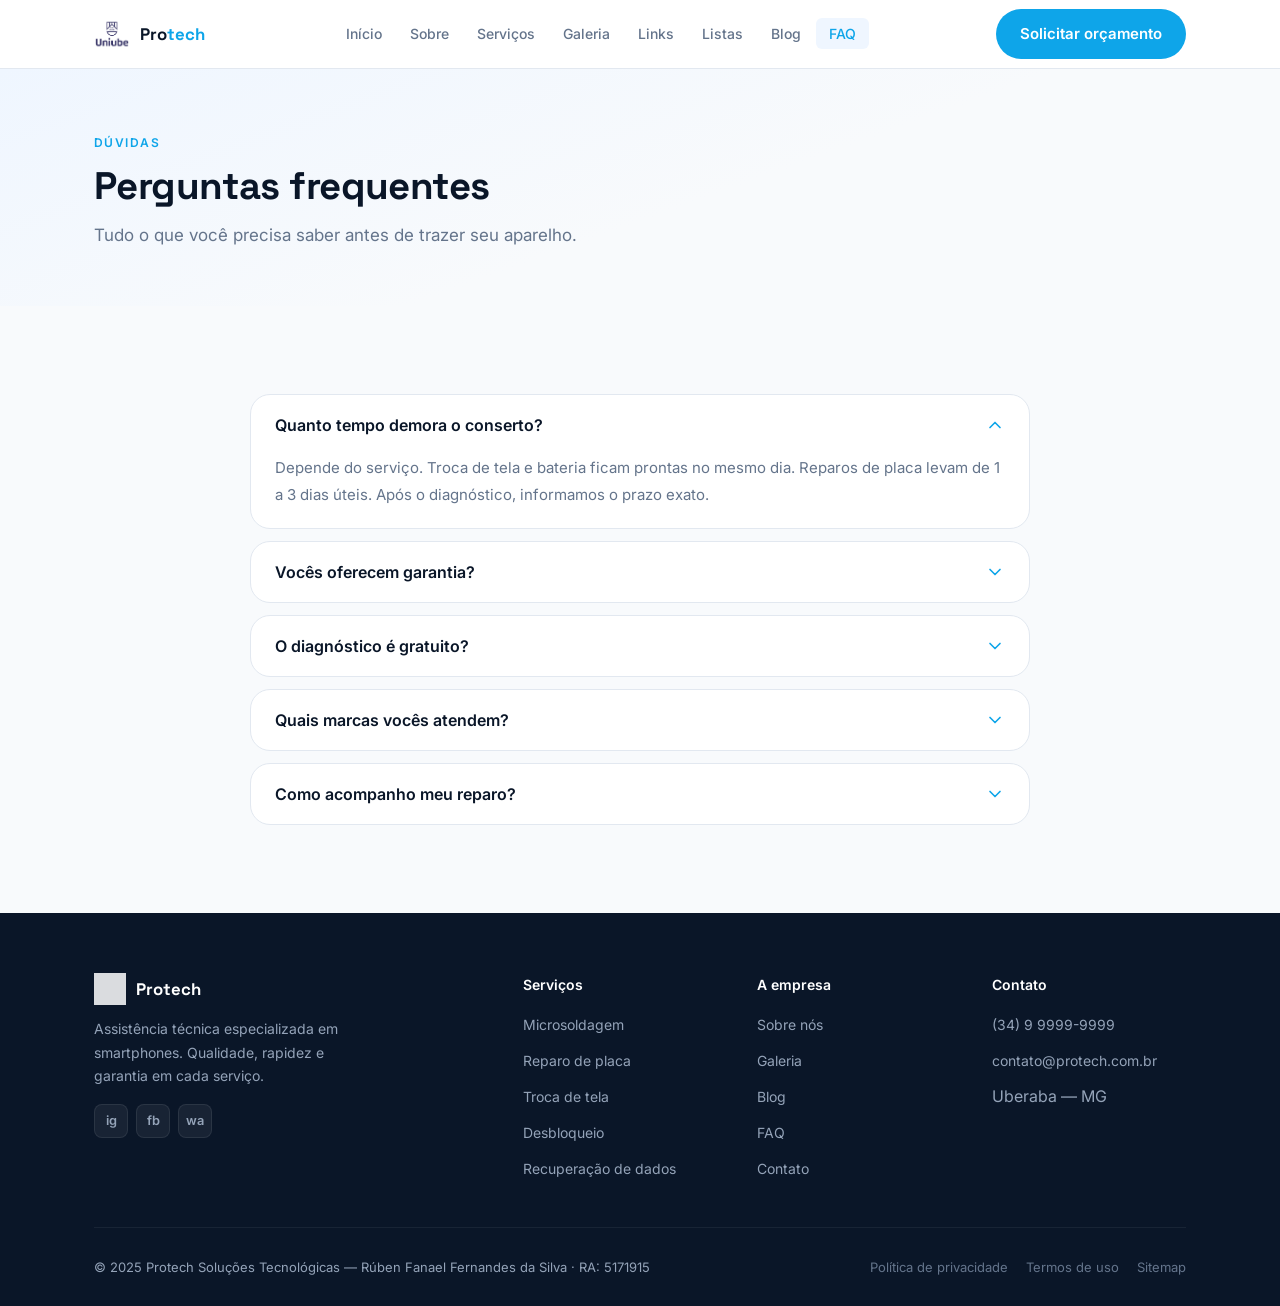
<file: faq.html>
<!DOCTYPE html>
<html lang="pt-BR">
<head>
  <meta charset="UTF-8">
  <meta name="viewport" content="width=device-width, initial-scale=1.0">
  <title>FAQ | Protech Soluções Tecnológicas</title>
  <meta name="description" content="Protech Soluções Tecnológicas — assistência técnica especializada em smartphones em Uberaba-MG.">
  <meta name="google-site-verification" content="Wdn0cmDSu0WnmEnq42dpMQcoEYLxqeFj44bf13Go5Dc">
  <link rel="preconnect" href="https://fonts.googleapis.com">
  <link rel="preconnect" href="https://fonts.gstatic.com" crossorigin>
  <link href="https://fonts.googleapis.com/css2?family=Inter:wght@400;500;600;700&family=Space+Grotesk:wght@500;700&display=swap" rel="stylesheet">
  <link rel="stylesheet" href="css/style.css">
  <script async src="https://www.googletagmanager.com/gtag/js?id=G-75MZSPFQYX"></script>
  <script>window.dataLayer=window.dataLayer||[];function gtag(){dataLayer.push(arguments);}gtag('js',new Date());gtag('config','G-75MZSPFQYX');</script>
</head>
<body>
<header class="header" role="banner">
  <div class="container header-inner">
    <a href="index.html" class="logo" aria-label="Protech — início">
      <img src="img/logo-uniube.png" alt="Logo Uniube">
      <span class="logo-text">Pro<span>tech</span></span>
    </a>
    <nav aria-label="Navegação principal">
      <ul class="nav-menu"><li><a href="index.html">Início</a></li><li><a href="sobre.html">Sobre</a></li><li><a href="servicos.html">Serviços</a></li><li><a href="fotos.html">Galeria</a></li><li><a href="links.html">Links</a></li><li><a href="listas.html">Listas</a></li><li><a href="blog.html">Blog</a></li><li><a href="faq.html"  class="active" aria-current="page">FAQ</a></li></ul>
    </nav>
    <div class="nav-cta">
      <a href="contato.html" class="btn btn-primary">Solicitar orçamento</a>
    </div>
    <button class="hamburger" id="hamburger" aria-label="Abrir menu" aria-expanded="false" aria-controls="mobile-nav">
      <span></span><span></span><span></span>
    </button>
  </div>
  <nav class="mobile-nav" id="mobile-nav" aria-label="Menu mobile">
    <a href="index.html">Início</a><a href="sobre.html">Sobre</a><a href="servicos.html">Serviços</a>
    <a href="fotos.html">Galeria</a><a href="links.html">Links</a><a href="listas.html">Listas</a>
    <a href="blog.html">Blog</a><a href="faq.html">FAQ</a>
    <div class="m-cta">
      <a href="contato.html" class="btn btn-primary" style="width:100%;justify-content:center;">Solicitar orçamento</a>
    </div>
  </nav>
</header>
<main id="main">

  <section class="page-hero">
    <div class="container">
      <span class="section-label">Dúvidas</span>
      <h1 class="display-lg">Perguntas frequentes</h1>
      <p>Tudo o que você precisa saber antes de trazer seu aparelho.</p>
    </div>
  </section>
  <section class="section">
    <div class="container">
      <div class="faq-list">
        <div class="faq-item open">
          <button class="faq-q">Quanto tempo demora o conserto?<svg class="faq-arrow" viewBox="0 0 24 24"><polyline points="6 9 12 15 18 9"/></svg></button>
          <div class="faq-ans"><p>Depende do serviço. Troca de tela e bateria ficam prontas no mesmo dia. Reparos de placa levam de 1 a 3 dias úteis. Após o diagnóstico, informamos o prazo exato.</p></div>
        </div>
        <div class="faq-item">
          <button class="faq-q">Vocês oferecem garantia?<svg class="faq-arrow" viewBox="0 0 24 24"><polyline points="6 9 12 15 18 9"/></svg></button>
          <div class="faq-ans"><p>Sim! Todos os serviços possuem garantia de 90 dias. Se ocorrer qualquer problema dentro desse período, realizamos o reparo sem custo adicional.</p></div>
        </div>
        <div class="faq-item">
          <button class="faq-q">O diagnóstico é gratuito?<svg class="faq-arrow" viewBox="0 0 24 24"><polyline points="6 9 12 15 18 9"/></svg></button>
          <div class="faq-ans"><p>Sim, o diagnóstico é totalmente gratuito e sem compromisso. Você só paga se aprovar o orçamento e autorizar o serviço.</p></div>
        </div>
        <div class="faq-item">
          <button class="faq-q">Quais marcas vocês atendem?<svg class="faq-arrow" viewBox="0 0 24 24"><polyline points="6 9 12 15 18 9"/></svg></button>
          <div class="faq-ans"><p>Atendemos todas as principais marcas: Samsung, Apple, Motorola, Xiaomi, LG, Huawei, Sony e outras.</p></div>
        </div>
        <div class="faq-item">
          <button class="faq-q">Como acompanho meu reparo?<svg class="faq-arrow" viewBox="0 0 24 24"><polyline points="6 9 12 15 18 9"/></svg></button>
          <div class="faq-ans"><p>Atualizamos você em tempo real pelo WhatsApp em cada etapa: recebimento, diagnóstico, aprovação, execução e entrega.</p></div>
        </div>
      </div>
    </div>
  </section>
  <script>
    document.querySelectorAll('.faq-q').forEach(function(btn) {
      btn.addEventListener('click', function() {
        var item = this.parentElement;
        var wasOpen = item.classList.contains('open');
        document.querySelectorAll('.faq-item').forEach(function(i) { i.classList.remove('open'); });
        if (!wasOpen) item.classList.add('open');
      });
    });
  </script>

</main>
<footer class="footer" role="contentinfo">
  <div class="container">
    <div class="footer-grid">
      <div class="footer-brand">
        <div class="footer-logo">
          <img src="img/logo-uniube.png" alt="Logo Uniube">
          <span class="logo-text">Protech</span>
        </div>
        <p>Assistência técnica especializada em smartphones. Qualidade, rapidez e garantia em cada serviço.</p>
        <div class="footer-social">
          <a href="#" class="s-link" aria-label="Instagram">ig</a>
          <a href="#" class="s-link" aria-label="Facebook">fb</a>
          <a href="https://wa.me/5534999999999" class="s-link" aria-label="WhatsApp" target="_blank" rel="noopener noreferrer">wa</a>
        </div>
      </div>
      <div class="footer-col">
        <h4>Serviços</h4>
        <ul>
          <li><a href="servicos.html">Microsoldagem</a></li>
          <li><a href="servicos.html">Reparo de placa</a></li>
          <li><a href="servicos.html">Troca de tela</a></li>
          <li><a href="servicos.html">Desbloqueio</a></li>
          <li><a href="servicos.html">Recuperação de dados</a></li>
        </ul>
      </div>
      <div class="footer-col">
        <h4>A empresa</h4>
        <ul>
          <li><a href="sobre.html">Sobre nós</a></li>
          <li><a href="fotos.html">Galeria</a></li>
          <li><a href="blog.html">Blog</a></li>
          <li><a href="faq.html">FAQ</a></li>
          <li><a href="contato.html">Contato</a></li>
        </ul>
      </div>
      <div class="footer-col">
        <h4>Contato</h4>
        <ul>
          <li><a href="https://wa.me/5534999999999">(34) 9 9999-9999</a></li>
          <li><a href="mailto:contato@protech.com.br">contato@protech.com.br</a></li>
          <li>Uberaba — MG</li>
        </ul>
      </div>
    </div>
    <div class="footer-bottom">
      <p>© 2025 Protech Soluções Tecnológicas — Rúben Fanael Fernandes da Silva · RA: 5171915</p>
      <nav class="footer-bottom-links" aria-label="Links legais">
        <a href="politica.html">Política de privacidade</a>
        <a href="termos.html">Termos de uso</a>
        <a href="sitemap.xml">Sitemap</a>
      </nav>
    </div>
  </div>
</footer>
<script>
  var h = document.getElementById('hamburger');
  var m = document.getElementById('mobile-nav');
  h.addEventListener('click', function () {
    var open = m.classList.toggle('open');
    h.classList.toggle('open', open);
    h.setAttribute('aria-expanded', String(open));
  });
  m.querySelectorAll('a').forEach(function (a) {
    a.addEventListener('click', function () {
      m.classList.remove('open');
      h.classList.remove('open');
      h.setAttribute('aria-expanded', 'false');
    });
  });
</script>
</body>
</html>
</file>
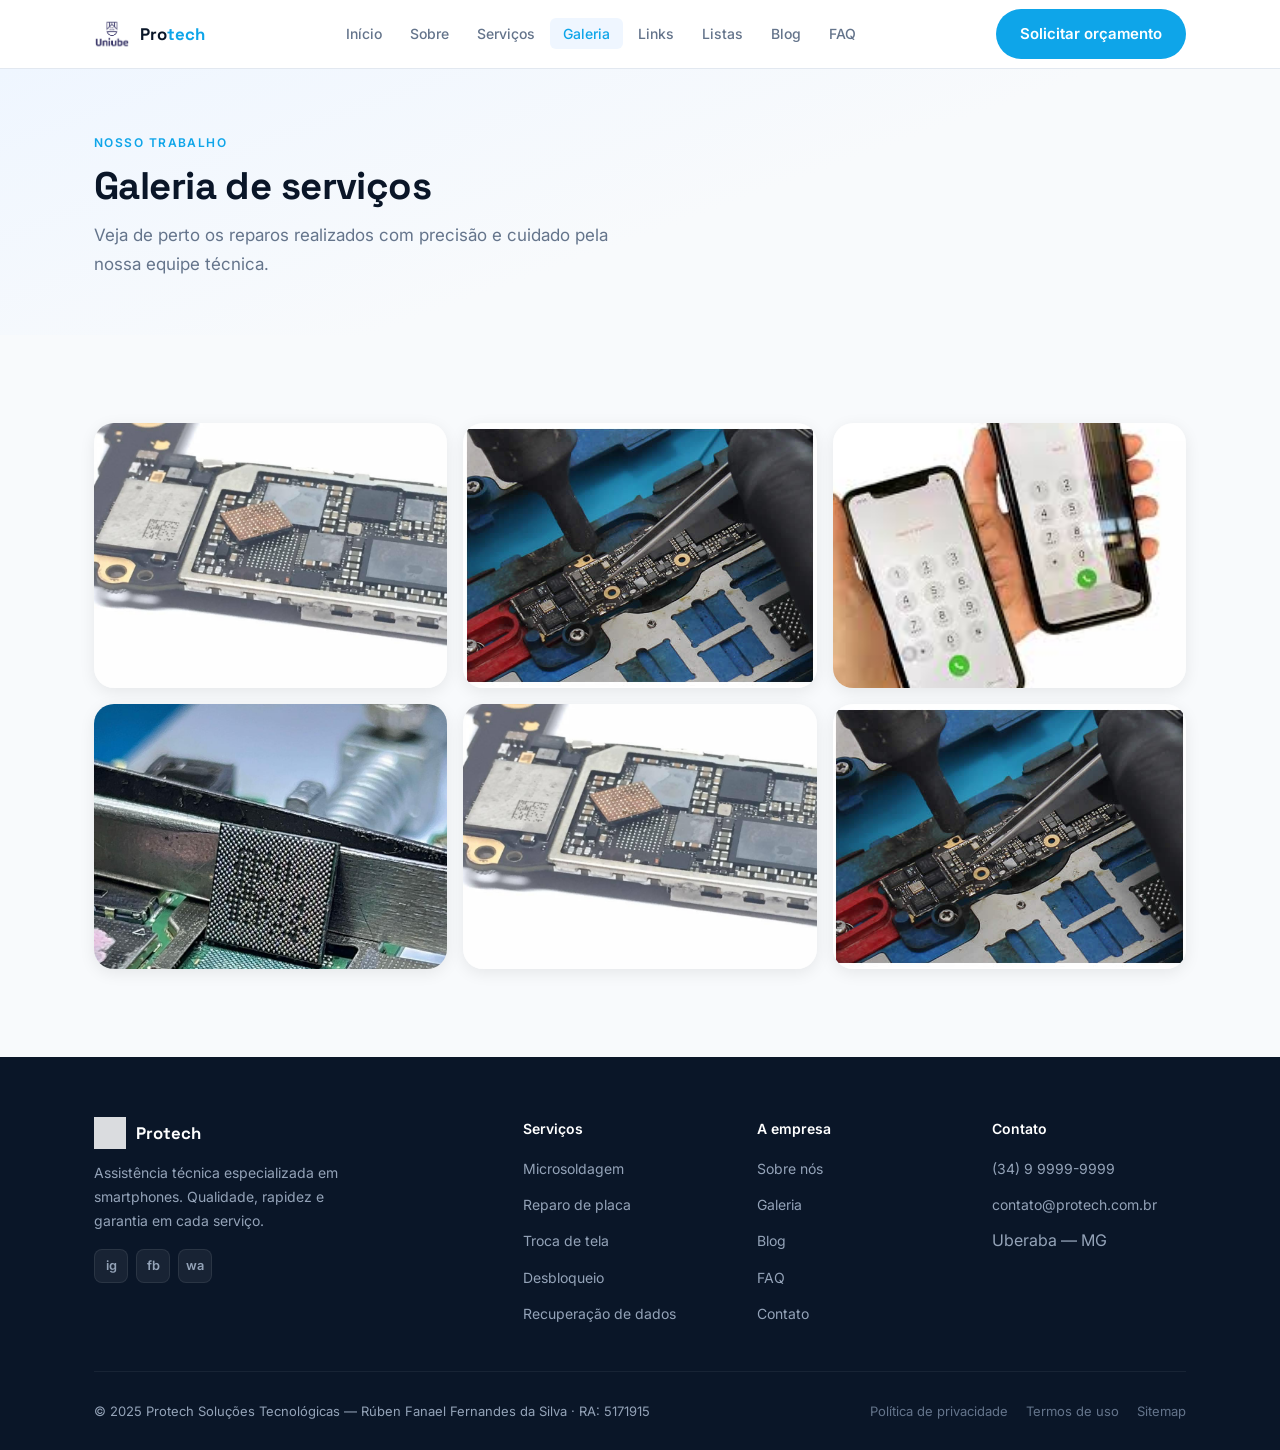
<file: fotos.html>
<!DOCTYPE html>
<html lang="pt-BR">
<head>
  <meta charset="UTF-8">
  <meta name="viewport" content="width=device-width, initial-scale=1.0">
  <title>Galeria | Protech Soluções Tecnológicas</title>
  <meta name="description" content="Protech Soluções Tecnológicas — assistência técnica especializada em smartphones em Uberaba-MG.">
  <meta name="google-site-verification" content="Wdn0cmDSu0WnmEnq42dpMQcoEYLxqeFj44bf13Go5Dc">
  <link rel="preconnect" href="https://fonts.googleapis.com">
  <link rel="preconnect" href="https://fonts.gstatic.com" crossorigin>
  <link href="https://fonts.googleapis.com/css2?family=Inter:wght@400;500;600;700&family=Space+Grotesk:wght@500;700&display=swap" rel="stylesheet">
  <link rel="stylesheet" href="css/style.css">
  <script async src="https://www.googletagmanager.com/gtag/js?id=G-75MZSPFQYX"></script>
  <script>window.dataLayer=window.dataLayer||[];function gtag(){dataLayer.push(arguments);}gtag('js',new Date());gtag('config','G-75MZSPFQYX');</script>
</head>
<body>
<header class="header" role="banner">
  <div class="container header-inner">
    <a href="index.html" class="logo" aria-label="Protech — início">
      <img src="img/logo-uniube.png" alt="Logo Uniube">
      <span class="logo-text">Pro<span>tech</span></span>
    </a>
    <nav aria-label="Navegação principal">
      <ul class="nav-menu"><li><a href="index.html">Início</a></li><li><a href="sobre.html">Sobre</a></li><li><a href="servicos.html">Serviços</a></li><li><a href="fotos.html"  class="active" aria-current="page">Galeria</a></li><li><a href="links.html">Links</a></li><li><a href="listas.html">Listas</a></li><li><a href="blog.html">Blog</a></li><li><a href="faq.html">FAQ</a></li></ul>
    </nav>
    <div class="nav-cta">
      <a href="contato.html" class="btn btn-primary">Solicitar orçamento</a>
    </div>
    <button class="hamburger" id="hamburger" aria-label="Abrir menu" aria-expanded="false" aria-controls="mobile-nav">
      <span></span><span></span><span></span>
    </button>
  </div>
  <nav class="mobile-nav" id="mobile-nav" aria-label="Menu mobile">
    <a href="index.html">Início</a><a href="sobre.html">Sobre</a><a href="servicos.html">Serviços</a>
    <a href="fotos.html">Galeria</a><a href="links.html">Links</a><a href="listas.html">Listas</a>
    <a href="blog.html">Blog</a><a href="faq.html">FAQ</a>
    <div class="m-cta">
      <a href="contato.html" class="btn btn-primary" style="width:100%;justify-content:center;">Solicitar orçamento</a>
    </div>
  </nav>
</header>
<main id="main">

  <section class="page-hero">
    <div class="container">
      <span class="section-label">Nosso trabalho</span>
      <h1 class="display-lg">Galeria de serviços</h1>
      <p>Veja de perto os reparos realizados com precisão e cuidado pela nossa equipe técnica.</p>
    </div>
  </section>
  <section class="section">
    <div class="container">
      <div class="galeria">
        <div class="galeria-card"><img src="img/reparo1.jpg" alt="Reparo de placa-mãe"><div class="galeria-overlay"><span class="galeria-label">Reparo de placa</span></div></div>
        <div class="galeria-card"><img src="img/reparo2.jpg" alt="Microsoldagem profissional"><div class="galeria-overlay"><span class="galeria-label">Microsoldagem</span></div></div>
        <div class="galeria-card"><img src="img/reparo3.jpg" alt="Troca de tela"><div class="galeria-overlay"><span class="galeria-label">Troca de tela</span></div></div>
        <div class="galeria-card"><img src="img/microsolda.png" alt="Equipamento profissional"><div class="galeria-overlay"><span class="galeria-label">Equipamento profissional</span></div></div>
        <div class="galeria-card"><img src="img/reparo1.jpg" alt="Diagnóstico técnico"><div class="galeria-overlay"><span class="galeria-label">Diagnóstico técnico</span></div></div>
        <div class="galeria-card"><img src="img/reparo2.jpg" alt="Manutenção especializada"><div class="galeria-overlay"><span class="galeria-label">Manutenção especializada</span></div></div>
      </div>
    </div>
  </section>

</main>
<footer class="footer" role="contentinfo">
  <div class="container">
    <div class="footer-grid">
      <div class="footer-brand">
        <div class="footer-logo">
          <img src="img/logo-uniube.png" alt="Logo Uniube">
          <span class="logo-text">Protech</span>
        </div>
        <p>Assistência técnica especializada em smartphones. Qualidade, rapidez e garantia em cada serviço.</p>
        <div class="footer-social">
          <a href="#" class="s-link" aria-label="Instagram">ig</a>
          <a href="#" class="s-link" aria-label="Facebook">fb</a>
          <a href="https://wa.me/5534999999999" class="s-link" aria-label="WhatsApp" target="_blank" rel="noopener noreferrer">wa</a>
        </div>
      </div>
      <div class="footer-col">
        <h4>Serviços</h4>
        <ul>
          <li><a href="servicos.html">Microsoldagem</a></li>
          <li><a href="servicos.html">Reparo de placa</a></li>
          <li><a href="servicos.html">Troca de tela</a></li>
          <li><a href="servicos.html">Desbloqueio</a></li>
          <li><a href="servicos.html">Recuperação de dados</a></li>
        </ul>
      </div>
      <div class="footer-col">
        <h4>A empresa</h4>
        <ul>
          <li><a href="sobre.html">Sobre nós</a></li>
          <li><a href="fotos.html">Galeria</a></li>
          <li><a href="blog.html">Blog</a></li>
          <li><a href="faq.html">FAQ</a></li>
          <li><a href="contato.html">Contato</a></li>
        </ul>
      </div>
      <div class="footer-col">
        <h4>Contato</h4>
        <ul>
          <li><a href="https://wa.me/5534999999999">(34) 9 9999-9999</a></li>
          <li><a href="mailto:contato@protech.com.br">contato@protech.com.br</a></li>
          <li>Uberaba — MG</li>
        </ul>
      </div>
    </div>
    <div class="footer-bottom">
      <p>© 2025 Protech Soluções Tecnológicas — Rúben Fanael Fernandes da Silva · RA: 5171915</p>
      <nav class="footer-bottom-links" aria-label="Links legais">
        <a href="politica.html">Política de privacidade</a>
        <a href="termos.html">Termos de uso</a>
        <a href="sitemap.xml">Sitemap</a>
      </nav>
    </div>
  </div>
</footer>
<script>
  var h = document.getElementById('hamburger');
  var m = document.getElementById('mobile-nav');
  h.addEventListener('click', function () {
    var open = m.classList.toggle('open');
    h.classList.toggle('open', open);
    h.setAttribute('aria-expanded', String(open));
  });
  m.querySelectorAll('a').forEach(function (a) {
    a.addEventListener('click', function () {
      m.classList.remove('open');
      h.classList.remove('open');
      h.setAttribute('aria-expanded', 'false');
    });
  });
</script>
</body>
</html>
</file>
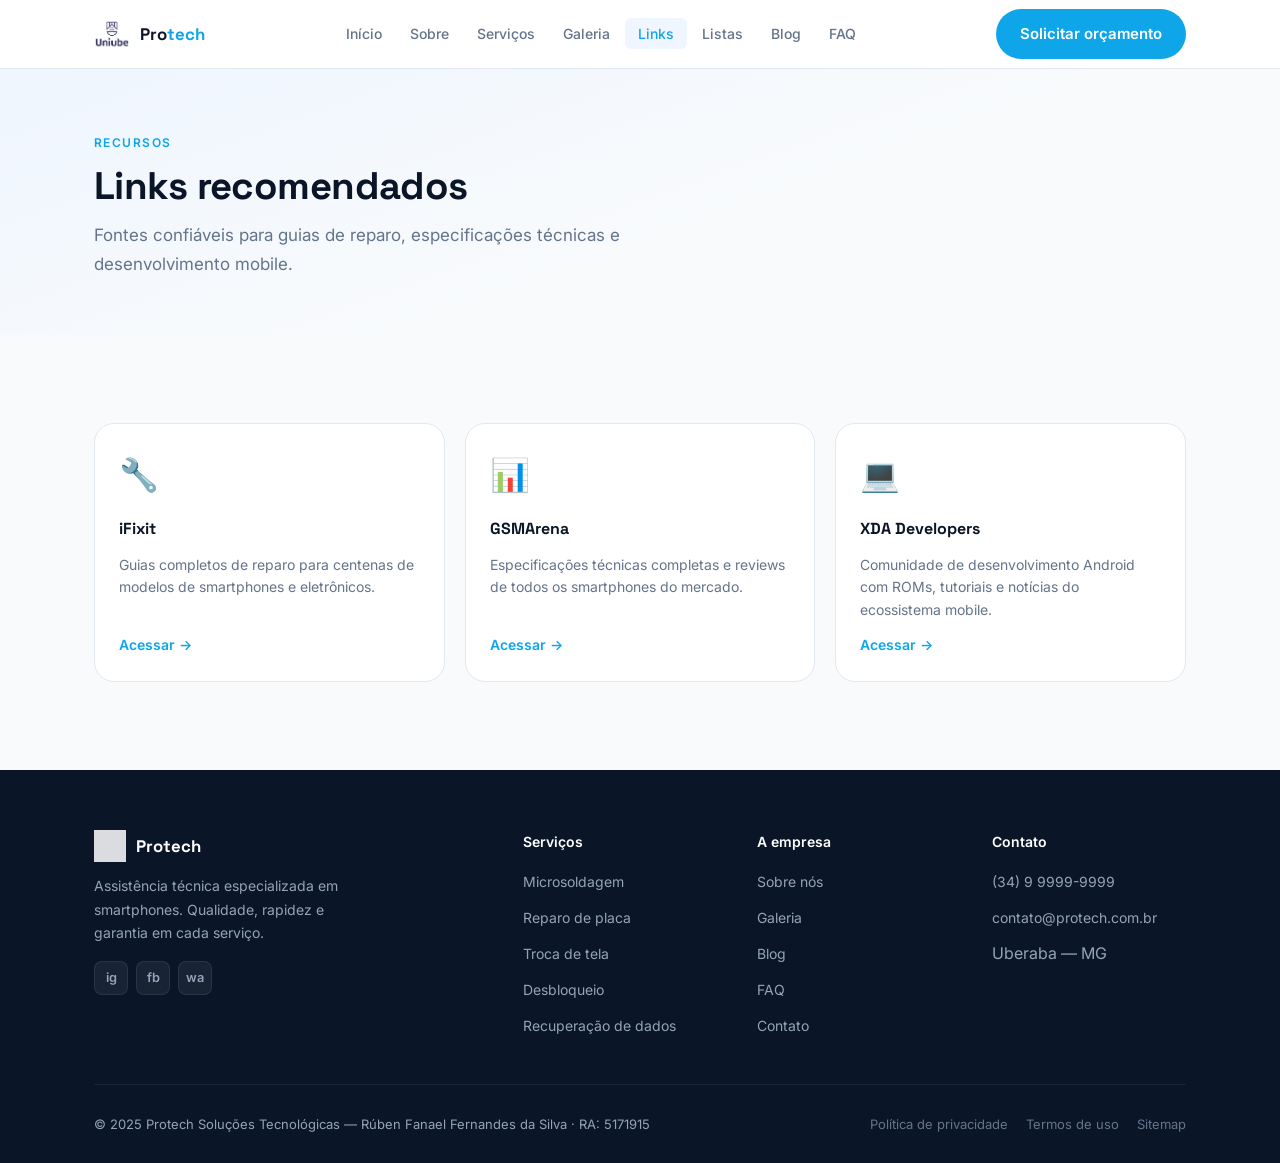
<file: links.html>
<!DOCTYPE html>
<html lang="pt-BR">
<head>
  <meta charset="UTF-8">
  <meta name="viewport" content="width=device-width, initial-scale=1.0">
  <title>Links Recomendados | Protech Soluções Tecnológicas</title>
  <meta name="description" content="Protech Soluções Tecnológicas — assistência técnica especializada em smartphones em Uberaba-MG.">
  <meta name="google-site-verification" content="Wdn0cmDSu0WnmEnq42dpMQcoEYLxqeFj44bf13Go5Dc">
  <link rel="preconnect" href="https://fonts.googleapis.com">
  <link rel="preconnect" href="https://fonts.gstatic.com" crossorigin>
  <link href="https://fonts.googleapis.com/css2?family=Inter:wght@400;500;600;700&family=Space+Grotesk:wght@500;700&display=swap" rel="stylesheet">
  <link rel="stylesheet" href="css/style.css">
  <script async src="https://www.googletagmanager.com/gtag/js?id=G-75MZSPFQYX"></script>
  <script>window.dataLayer=window.dataLayer||[];function gtag(){dataLayer.push(arguments);}gtag('js',new Date());gtag('config','G-75MZSPFQYX');</script>
</head>
<body>
<header class="header" role="banner">
  <div class="container header-inner">
    <a href="index.html" class="logo" aria-label="Protech — início">
      <img src="img/logo-uniube.png" alt="Logo Uniube">
      <span class="logo-text">Pro<span>tech</span></span>
    </a>
    <nav aria-label="Navegação principal">
      <ul class="nav-menu"><li><a href="index.html">Início</a></li><li><a href="sobre.html">Sobre</a></li><li><a href="servicos.html">Serviços</a></li><li><a href="fotos.html">Galeria</a></li><li><a href="links.html"  class="active" aria-current="page">Links</a></li><li><a href="listas.html">Listas</a></li><li><a href="blog.html">Blog</a></li><li><a href="faq.html">FAQ</a></li></ul>
    </nav>
    <div class="nav-cta">
      <a href="contato.html" class="btn btn-primary">Solicitar orçamento</a>
    </div>
    <button class="hamburger" id="hamburger" aria-label="Abrir menu" aria-expanded="false" aria-controls="mobile-nav">
      <span></span><span></span><span></span>
    </button>
  </div>
  <nav class="mobile-nav" id="mobile-nav" aria-label="Menu mobile">
    <a href="index.html">Início</a><a href="sobre.html">Sobre</a><a href="servicos.html">Serviços</a>
    <a href="fotos.html">Galeria</a><a href="links.html">Links</a><a href="listas.html">Listas</a>
    <a href="blog.html">Blog</a><a href="faq.html">FAQ</a>
    <div class="m-cta">
      <a href="contato.html" class="btn btn-primary" style="width:100%;justify-content:center;">Solicitar orçamento</a>
    </div>
  </nav>
</header>
<main id="main">

  <section class="page-hero">
    <div class="container">
      <span class="section-label">Recursos</span>
      <h1 class="display-lg">Links recomendados</h1>
      <p>Fontes confiáveis para guias de reparo, especificações técnicas e desenvolvimento mobile.</p>
    </div>
  </section>
  <section class="section">
    <div class="container">
      <div class="links-grid">
        <a href="https://www.ifixit.com" target="_blank" rel="noopener noreferrer" class="link-card">
          <div class="link-icon">🔧</div>
          <h3>iFixit</h3>
          <p>Guias completos de reparo para centenas de modelos de smartphones e eletrônicos.</p>
          <span class="link-cta">Acessar →</span>
        </a>
        <a href="https://www.gsmarena.com" target="_blank" rel="noopener noreferrer" class="link-card">
          <div class="link-icon">📊</div>
          <h3>GSMArena</h3>
          <p>Especificações técnicas completas e reviews de todos os smartphones do mercado.</p>
          <span class="link-cta">Acessar →</span>
        </a>
        <a href="https://www.xda-developers.com" target="_blank" rel="noopener noreferrer" class="link-card">
          <div class="link-icon">💻</div>
          <h3>XDA Developers</h3>
          <p>Comunidade de desenvolvimento Android com ROMs, tutoriais e notícias do ecossistema mobile.</p>
          <span class="link-cta">Acessar →</span>
        </a>
      </div>
    </div>
  </section>

</main>
<footer class="footer" role="contentinfo">
  <div class="container">
    <div class="footer-grid">
      <div class="footer-brand">
        <div class="footer-logo">
          <img src="img/logo-uniube.png" alt="Logo Uniube">
          <span class="logo-text">Protech</span>
        </div>
        <p>Assistência técnica especializada em smartphones. Qualidade, rapidez e garantia em cada serviço.</p>
        <div class="footer-social">
          <a href="#" class="s-link" aria-label="Instagram">ig</a>
          <a href="#" class="s-link" aria-label="Facebook">fb</a>
          <a href="https://wa.me/5534999999999" class="s-link" aria-label="WhatsApp" target="_blank" rel="noopener noreferrer">wa</a>
        </div>
      </div>
      <div class="footer-col">
        <h4>Serviços</h4>
        <ul>
          <li><a href="servicos.html">Microsoldagem</a></li>
          <li><a href="servicos.html">Reparo de placa</a></li>
          <li><a href="servicos.html">Troca de tela</a></li>
          <li><a href="servicos.html">Desbloqueio</a></li>
          <li><a href="servicos.html">Recuperação de dados</a></li>
        </ul>
      </div>
      <div class="footer-col">
        <h4>A empresa</h4>
        <ul>
          <li><a href="sobre.html">Sobre nós</a></li>
          <li><a href="fotos.html">Galeria</a></li>
          <li><a href="blog.html">Blog</a></li>
          <li><a href="faq.html">FAQ</a></li>
          <li><a href="contato.html">Contato</a></li>
        </ul>
      </div>
      <div class="footer-col">
        <h4>Contato</h4>
        <ul>
          <li><a href="https://wa.me/5534999999999">(34) 9 9999-9999</a></li>
          <li><a href="mailto:contato@protech.com.br">contato@protech.com.br</a></li>
          <li>Uberaba — MG</li>
        </ul>
      </div>
    </div>
    <div class="footer-bottom">
      <p>© 2025 Protech Soluções Tecnológicas — Rúben Fanael Fernandes da Silva · RA: 5171915</p>
      <nav class="footer-bottom-links" aria-label="Links legais">
        <a href="politica.html">Política de privacidade</a>
        <a href="termos.html">Termos de uso</a>
        <a href="sitemap.xml">Sitemap</a>
      </nav>
    </div>
  </div>
</footer>
<script>
  var h = document.getElementById('hamburger');
  var m = document.getElementById('mobile-nav');
  h.addEventListener('click', function () {
    var open = m.classList.toggle('open');
    h.classList.toggle('open', open);
    h.setAttribute('aria-expanded', String(open));
  });
  m.querySelectorAll('a').forEach(function (a) {
    a.addEventListener('click', function () {
      m.classList.remove('open');
      h.classList.remove('open');
      h.setAttribute('aria-expanded', 'false');
    });
  });
</script>
</body>
</html>
</file>
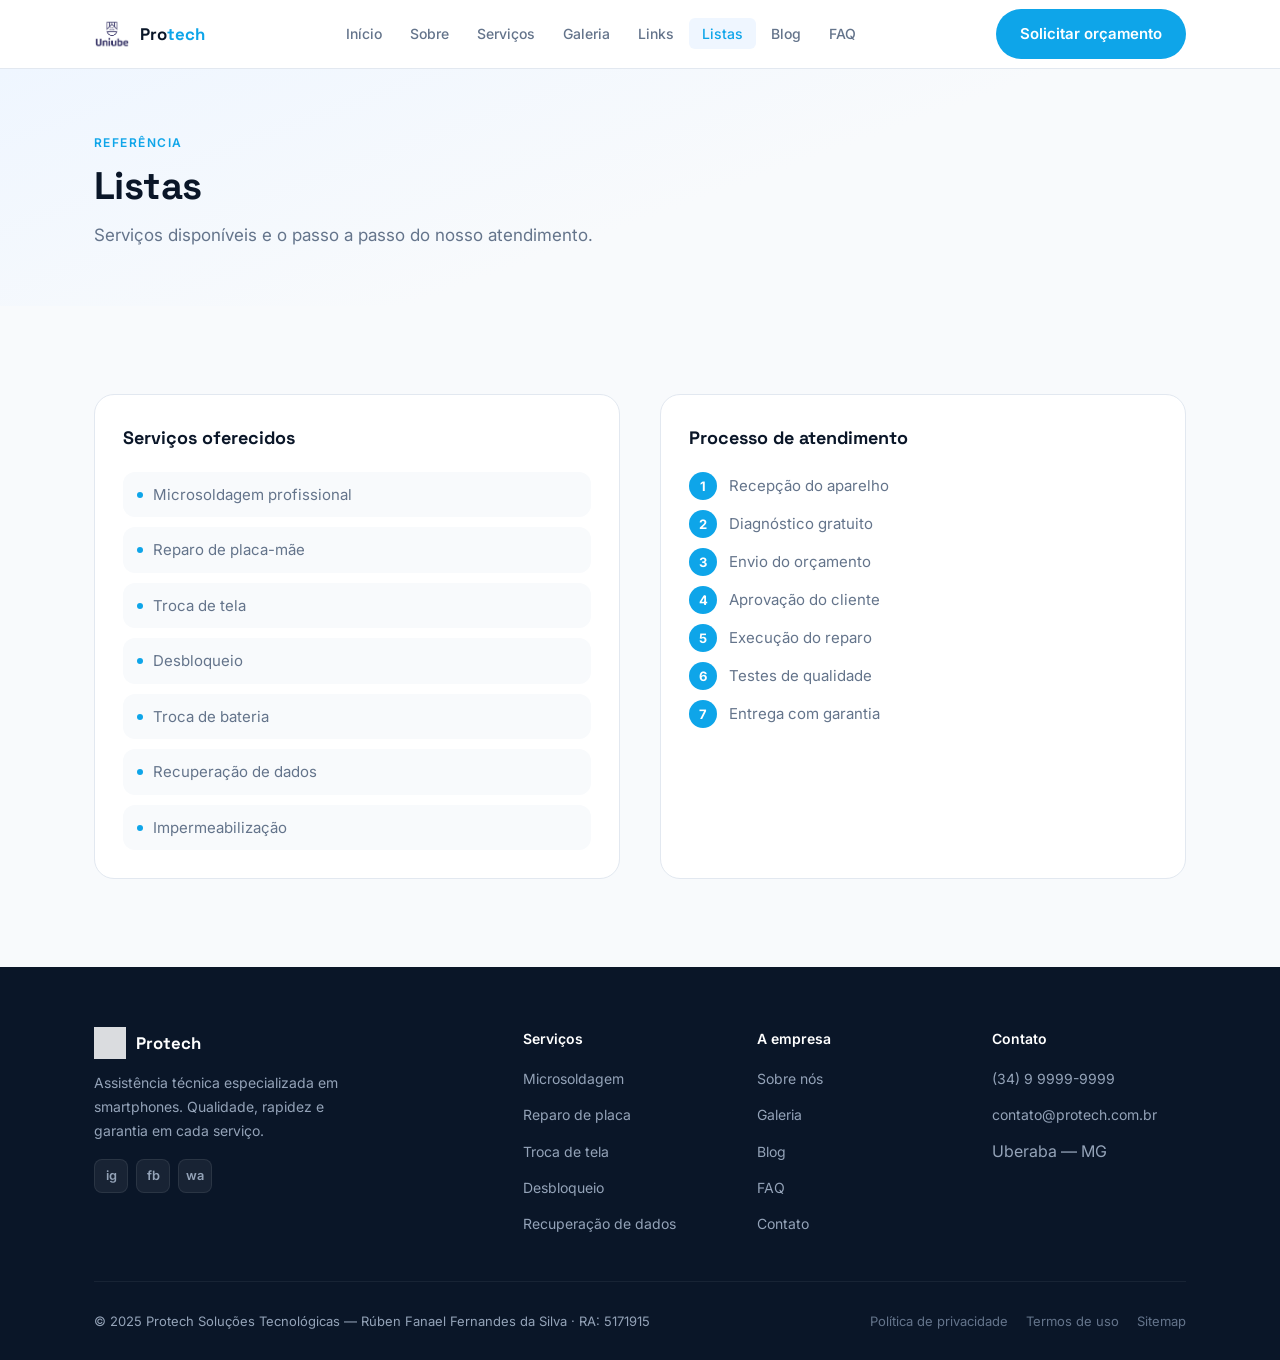
<file: listas.html>
<!DOCTYPE html>
<html lang="pt-BR">
<head>
  <meta charset="UTF-8">
  <meta name="viewport" content="width=device-width, initial-scale=1.0">
  <title>Listas | Protech Soluções Tecnológicas</title>
  <meta name="description" content="Protech Soluções Tecnológicas — assistência técnica especializada em smartphones em Uberaba-MG.">
  <meta name="google-site-verification" content="Wdn0cmDSu0WnmEnq42dpMQcoEYLxqeFj44bf13Go5Dc">
  <link rel="preconnect" href="https://fonts.googleapis.com">
  <link rel="preconnect" href="https://fonts.gstatic.com" crossorigin>
  <link href="https://fonts.googleapis.com/css2?family=Inter:wght@400;500;600;700&family=Space+Grotesk:wght@500;700&display=swap" rel="stylesheet">
  <link rel="stylesheet" href="css/style.css">
  <script async src="https://www.googletagmanager.com/gtag/js?id=G-75MZSPFQYX"></script>
  <script>window.dataLayer=window.dataLayer||[];function gtag(){dataLayer.push(arguments);}gtag('js',new Date());gtag('config','G-75MZSPFQYX');</script>
</head>
<body>
<header class="header" role="banner">
  <div class="container header-inner">
    <a href="index.html" class="logo" aria-label="Protech — início">
      <img src="img/logo-uniube.png" alt="Logo Uniube">
      <span class="logo-text">Pro<span>tech</span></span>
    </a>
    <nav aria-label="Navegação principal">
      <ul class="nav-menu"><li><a href="index.html">Início</a></li><li><a href="sobre.html">Sobre</a></li><li><a href="servicos.html">Serviços</a></li><li><a href="fotos.html">Galeria</a></li><li><a href="links.html">Links</a></li><li><a href="listas.html"  class="active" aria-current="page">Listas</a></li><li><a href="blog.html">Blog</a></li><li><a href="faq.html">FAQ</a></li></ul>
    </nav>
    <div class="nav-cta">
      <a href="contato.html" class="btn btn-primary">Solicitar orçamento</a>
    </div>
    <button class="hamburger" id="hamburger" aria-label="Abrir menu" aria-expanded="false" aria-controls="mobile-nav">
      <span></span><span></span><span></span>
    </button>
  </div>
  <nav class="mobile-nav" id="mobile-nav" aria-label="Menu mobile">
    <a href="index.html">Início</a><a href="sobre.html">Sobre</a><a href="servicos.html">Serviços</a>
    <a href="fotos.html">Galeria</a><a href="links.html">Links</a><a href="listas.html">Listas</a>
    <a href="blog.html">Blog</a><a href="faq.html">FAQ</a>
    <div class="m-cta">
      <a href="contato.html" class="btn btn-primary" style="width:100%;justify-content:center;">Solicitar orçamento</a>
    </div>
  </nav>
</header>
<main id="main">

  <section class="page-hero">
    <div class="container">
      <span class="section-label">Referência</span>
      <h1 class="display-lg">Listas</h1>
      <p>Serviços disponíveis e o passo a passo do nosso atendimento.</p>
    </div>
  </section>
  <section class="section">
    <div class="container">
      <div class="listas-grid">
        <div class="lista-card">
          <h3>Serviços oferecidos</h3>
          <ul class="lista-ul">
            <li>Microsoldagem profissional</li>
            <li>Reparo de placa-mãe</li>
            <li>Troca de tela</li>
            <li>Desbloqueio</li>
            <li>Troca de bateria</li>
            <li>Recuperação de dados</li>
            <li>Impermeabilização</li>
          </ul>
        </div>
        <div class="lista-card">
          <h3>Processo de atendimento</h3>
          <ol class="lista-ol">
            <li>Recepção do aparelho</li>
            <li>Diagnóstico gratuito</li>
            <li>Envio do orçamento</li>
            <li>Aprovação do cliente</li>
            <li>Execução do reparo</li>
            <li>Testes de qualidade</li>
            <li>Entrega com garantia</li>
          </ol>
        </div>
      </div>
    </div>
  </section>

</main>
<footer class="footer" role="contentinfo">
  <div class="container">
    <div class="footer-grid">
      <div class="footer-brand">
        <div class="footer-logo">
          <img src="img/logo-uniube.png" alt="Logo Uniube">
          <span class="logo-text">Protech</span>
        </div>
        <p>Assistência técnica especializada em smartphones. Qualidade, rapidez e garantia em cada serviço.</p>
        <div class="footer-social">
          <a href="#" class="s-link" aria-label="Instagram">ig</a>
          <a href="#" class="s-link" aria-label="Facebook">fb</a>
          <a href="https://wa.me/5534999999999" class="s-link" aria-label="WhatsApp" target="_blank" rel="noopener noreferrer">wa</a>
        </div>
      </div>
      <div class="footer-col">
        <h4>Serviços</h4>
        <ul>
          <li><a href="servicos.html">Microsoldagem</a></li>
          <li><a href="servicos.html">Reparo de placa</a></li>
          <li><a href="servicos.html">Troca de tela</a></li>
          <li><a href="servicos.html">Desbloqueio</a></li>
          <li><a href="servicos.html">Recuperação de dados</a></li>
        </ul>
      </div>
      <div class="footer-col">
        <h4>A empresa</h4>
        <ul>
          <li><a href="sobre.html">Sobre nós</a></li>
          <li><a href="fotos.html">Galeria</a></li>
          <li><a href="blog.html">Blog</a></li>
          <li><a href="faq.html">FAQ</a></li>
          <li><a href="contato.html">Contato</a></li>
        </ul>
      </div>
      <div class="footer-col">
        <h4>Contato</h4>
        <ul>
          <li><a href="https://wa.me/5534999999999">(34) 9 9999-9999</a></li>
          <li><a href="mailto:contato@protech.com.br">contato@protech.com.br</a></li>
          <li>Uberaba — MG</li>
        </ul>
      </div>
    </div>
    <div class="footer-bottom">
      <p>© 2025 Protech Soluções Tecnológicas — Rúben Fanael Fernandes da Silva · RA: 5171915</p>
      <nav class="footer-bottom-links" aria-label="Links legais">
        <a href="politica.html">Política de privacidade</a>
        <a href="termos.html">Termos de uso</a>
        <a href="sitemap.xml">Sitemap</a>
      </nav>
    </div>
  </div>
</footer>
<script>
  var h = document.getElementById('hamburger');
  var m = document.getElementById('mobile-nav');
  h.addEventListener('click', function () {
    var open = m.classList.toggle('open');
    h.classList.toggle('open', open);
    h.setAttribute('aria-expanded', String(open));
  });
  m.querySelectorAll('a').forEach(function (a) {
    a.addEventListener('click', function () {
      m.classList.remove('open');
      h.classList.remove('open');
      h.setAttribute('aria-expanded', 'false');
    });
  });
</script>
</body>
</html>
</file>
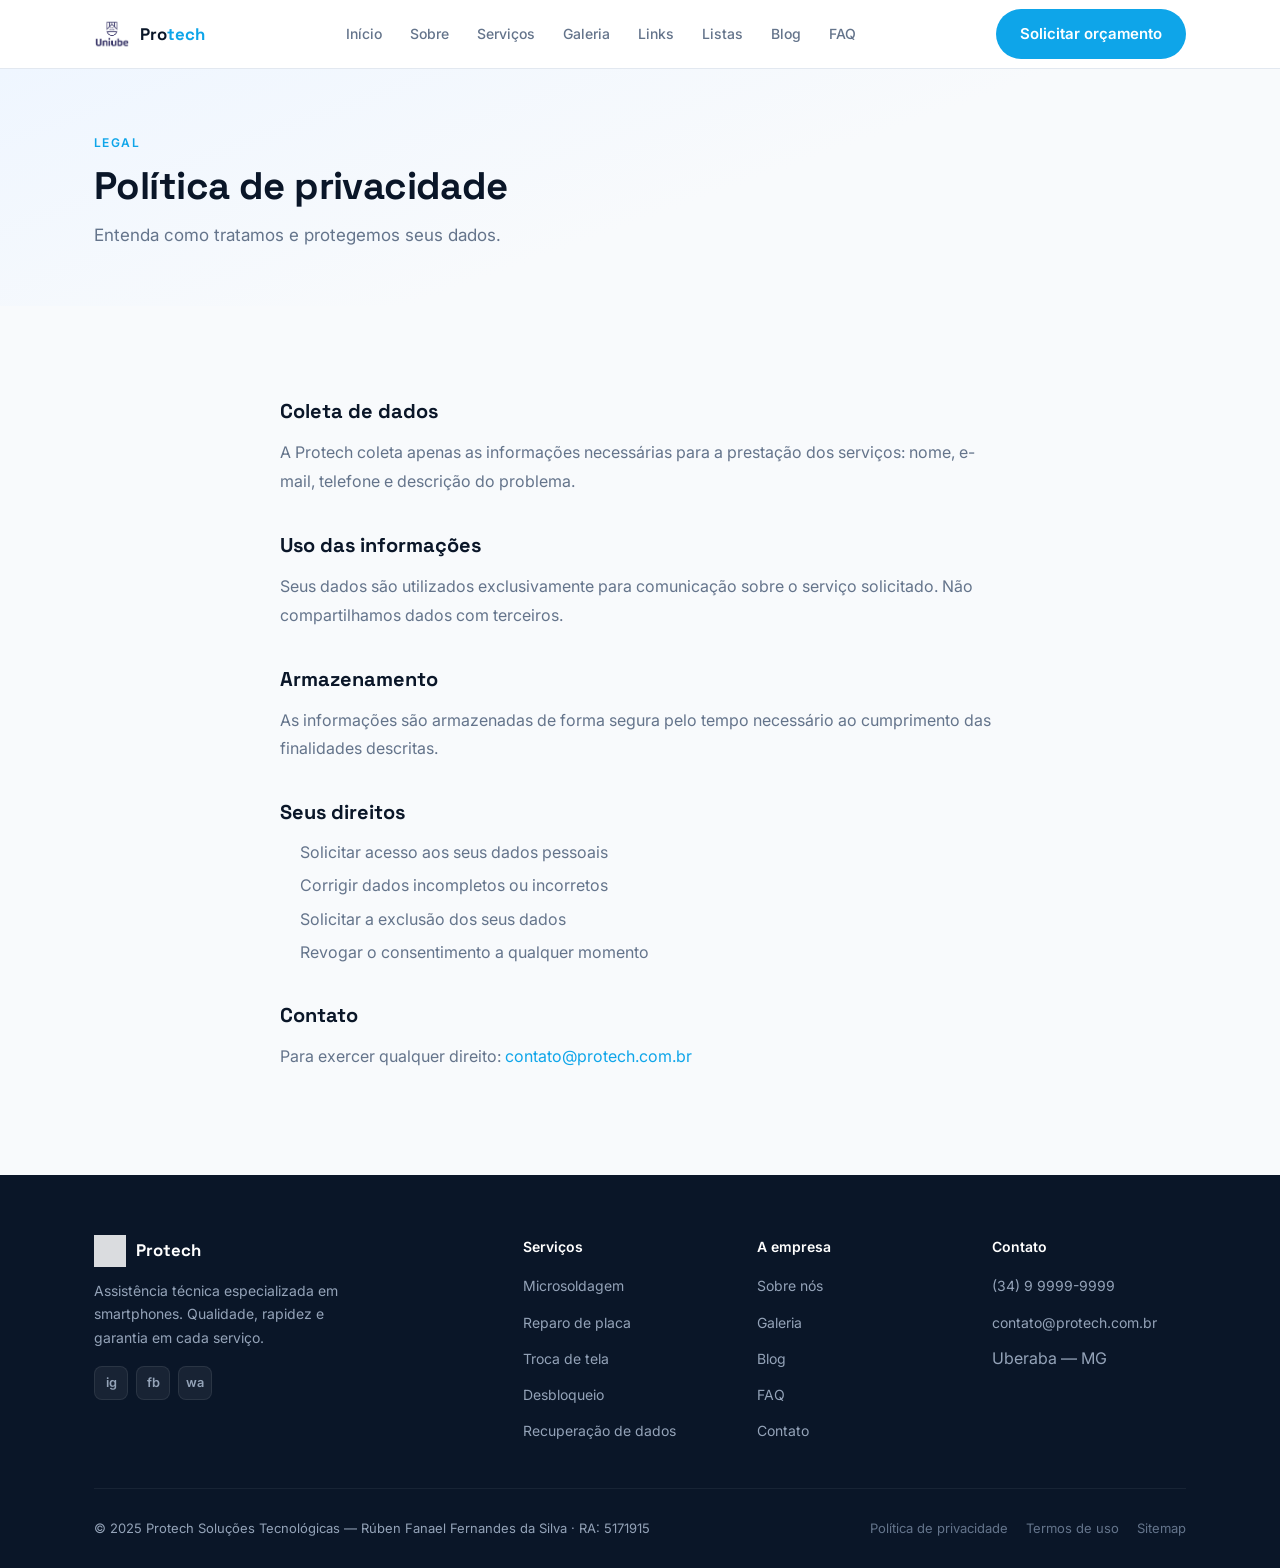
<file: politica.html>
<!DOCTYPE html>
<html lang="pt-BR">
<head>
  <meta charset="UTF-8">
  <meta name="viewport" content="width=device-width, initial-scale=1.0">
  <title>Política de Privacidade | Protech Soluções Tecnológicas</title>
  <meta name="description" content="Protech Soluções Tecnológicas — assistência técnica especializada em smartphones em Uberaba-MG.">
  <meta name="google-site-verification" content="Wdn0cmDSu0WnmEnq42dpMQcoEYLxqeFj44bf13Go5Dc">
  <link rel="preconnect" href="https://fonts.googleapis.com">
  <link rel="preconnect" href="https://fonts.gstatic.com" crossorigin>
  <link href="https://fonts.googleapis.com/css2?family=Inter:wght@400;500;600;700&family=Space+Grotesk:wght@500;700&display=swap" rel="stylesheet">
  <link rel="stylesheet" href="css/style.css">
  <script async src="https://www.googletagmanager.com/gtag/js?id=G-75MZSPFQYX"></script>
  <script>window.dataLayer=window.dataLayer||[];function gtag(){dataLayer.push(arguments);}gtag('js',new Date());gtag('config','G-75MZSPFQYX');</script>
</head>
<body>
<header class="header" role="banner">
  <div class="container header-inner">
    <a href="index.html" class="logo" aria-label="Protech — início">
      <img src="img/logo-uniube.png" alt="Logo Uniube">
      <span class="logo-text">Pro<span>tech</span></span>
    </a>
    <nav aria-label="Navegação principal">
      <ul class="nav-menu"><li><a href="index.html">Início</a></li><li><a href="sobre.html">Sobre</a></li><li><a href="servicos.html">Serviços</a></li><li><a href="fotos.html">Galeria</a></li><li><a href="links.html">Links</a></li><li><a href="listas.html">Listas</a></li><li><a href="blog.html">Blog</a></li><li><a href="faq.html">FAQ</a></li></ul>
    </nav>
    <div class="nav-cta">
      <a href="contato.html" class="btn btn-primary">Solicitar orçamento</a>
    </div>
    <button class="hamburger" id="hamburger" aria-label="Abrir menu" aria-expanded="false" aria-controls="mobile-nav">
      <span></span><span></span><span></span>
    </button>
  </div>
  <nav class="mobile-nav" id="mobile-nav" aria-label="Menu mobile">
    <a href="index.html">Início</a><a href="sobre.html">Sobre</a><a href="servicos.html">Serviços</a>
    <a href="fotos.html">Galeria</a><a href="links.html">Links</a><a href="listas.html">Listas</a>
    <a href="blog.html">Blog</a><a href="faq.html">FAQ</a>
    <div class="m-cta">
      <a href="contato.html" class="btn btn-primary" style="width:100%;justify-content:center;">Solicitar orçamento</a>
    </div>
  </nav>
</header>
<main id="main">

  <section class="page-hero">
    <div class="container">
      <span class="section-label">Legal</span>
      <h1 class="display-lg">Política de privacidade</h1>
      <p>Entenda como tratamos e protegemos seus dados.</p>
    </div>
  </section>
  <section class="section">
    <div class="container">
      <div class="prose">
        <h2>Coleta de dados</h2>
        <p>A Protech coleta apenas as informações necessárias para a prestação dos serviços: nome, e-mail, telefone e descrição do problema.</p>
        <h2>Uso das informações</h2>
        <p>Seus dados são utilizados exclusivamente para comunicação sobre o serviço solicitado. Não compartilhamos dados com terceiros.</p>
        <h2>Armazenamento</h2>
        <p>As informações são armazenadas de forma segura pelo tempo necessário ao cumprimento das finalidades descritas.</p>
        <h2>Seus direitos</h2>
        <ul>
          <li>Solicitar acesso aos seus dados pessoais</li>
          <li>Corrigir dados incompletos ou incorretos</li>
          <li>Solicitar a exclusão dos seus dados</li>
          <li>Revogar o consentimento a qualquer momento</li>
        </ul>
        <h2>Contato</h2>
        <p>Para exercer qualquer direito: <a href="mailto:contato@protech.com.br">contato@protech.com.br</a></p>
      </div>
    </div>
  </section>

</main>
<footer class="footer" role="contentinfo">
  <div class="container">
    <div class="footer-grid">
      <div class="footer-brand">
        <div class="footer-logo">
          <img src="img/logo-uniube.png" alt="Logo Uniube">
          <span class="logo-text">Protech</span>
        </div>
        <p>Assistência técnica especializada em smartphones. Qualidade, rapidez e garantia em cada serviço.</p>
        <div class="footer-social">
          <a href="#" class="s-link" aria-label="Instagram">ig</a>
          <a href="#" class="s-link" aria-label="Facebook">fb</a>
          <a href="https://wa.me/5534999999999" class="s-link" aria-label="WhatsApp" target="_blank" rel="noopener noreferrer">wa</a>
        </div>
      </div>
      <div class="footer-col">
        <h4>Serviços</h4>
        <ul>
          <li><a href="servicos.html">Microsoldagem</a></li>
          <li><a href="servicos.html">Reparo de placa</a></li>
          <li><a href="servicos.html">Troca de tela</a></li>
          <li><a href="servicos.html">Desbloqueio</a></li>
          <li><a href="servicos.html">Recuperação de dados</a></li>
        </ul>
      </div>
      <div class="footer-col">
        <h4>A empresa</h4>
        <ul>
          <li><a href="sobre.html">Sobre nós</a></li>
          <li><a href="fotos.html">Galeria</a></li>
          <li><a href="blog.html">Blog</a></li>
          <li><a href="faq.html">FAQ</a></li>
          <li><a href="contato.html">Contato</a></li>
        </ul>
      </div>
      <div class="footer-col">
        <h4>Contato</h4>
        <ul>
          <li><a href="https://wa.me/5534999999999">(34) 9 9999-9999</a></li>
          <li><a href="mailto:contato@protech.com.br">contato@protech.com.br</a></li>
          <li>Uberaba — MG</li>
        </ul>
      </div>
    </div>
    <div class="footer-bottom">
      <p>© 2025 Protech Soluções Tecnológicas — Rúben Fanael Fernandes da Silva · RA: 5171915</p>
      <nav class="footer-bottom-links" aria-label="Links legais">
        <a href="politica.html">Política de privacidade</a>
        <a href="termos.html">Termos de uso</a>
        <a href="sitemap.xml">Sitemap</a>
      </nav>
    </div>
  </div>
</footer>
<script>
  var h = document.getElementById('hamburger');
  var m = document.getElementById('mobile-nav');
  h.addEventListener('click', function () {
    var open = m.classList.toggle('open');
    h.classList.toggle('open', open);
    h.setAttribute('aria-expanded', String(open));
  });
  m.querySelectorAll('a').forEach(function (a) {
    a.addEventListener('click', function () {
      m.classList.remove('open');
      h.classList.remove('open');
      h.setAttribute('aria-expanded', 'false');
    });
  });
</script>
</body>
</html>
</file>
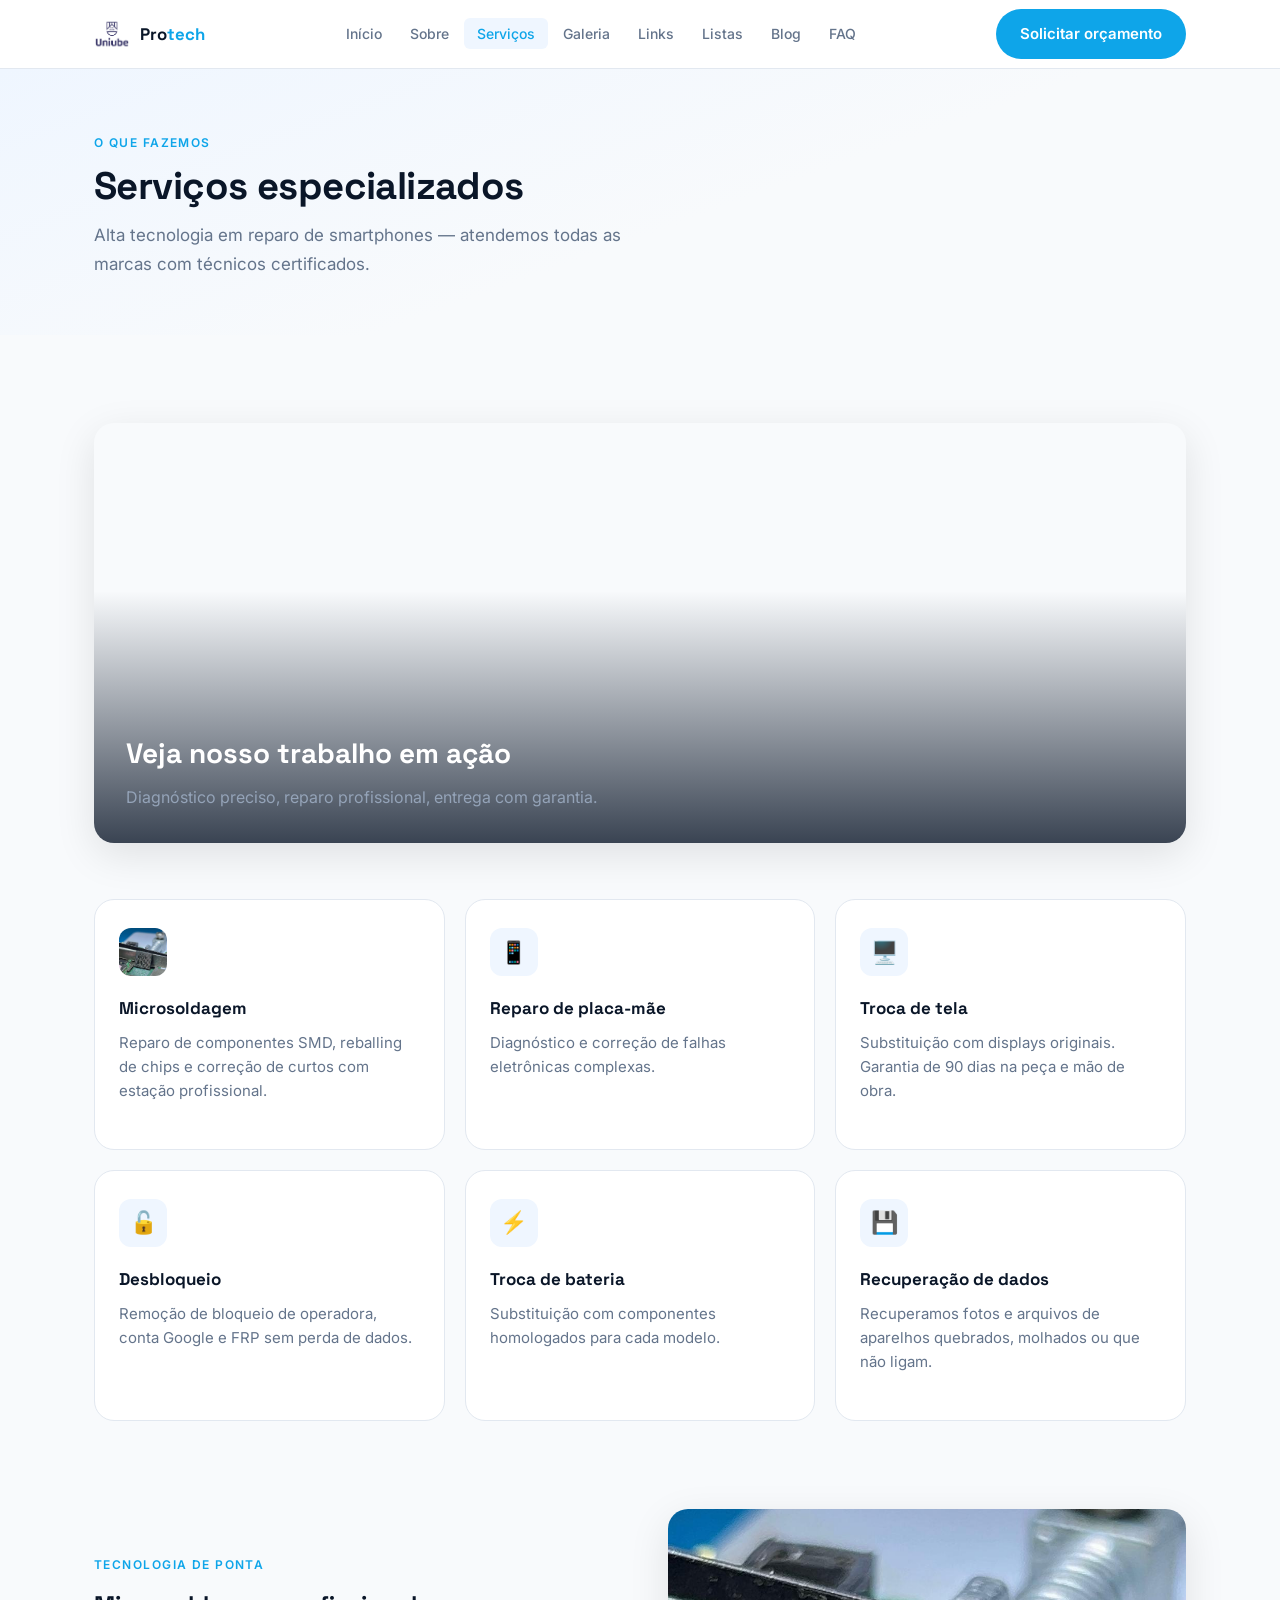
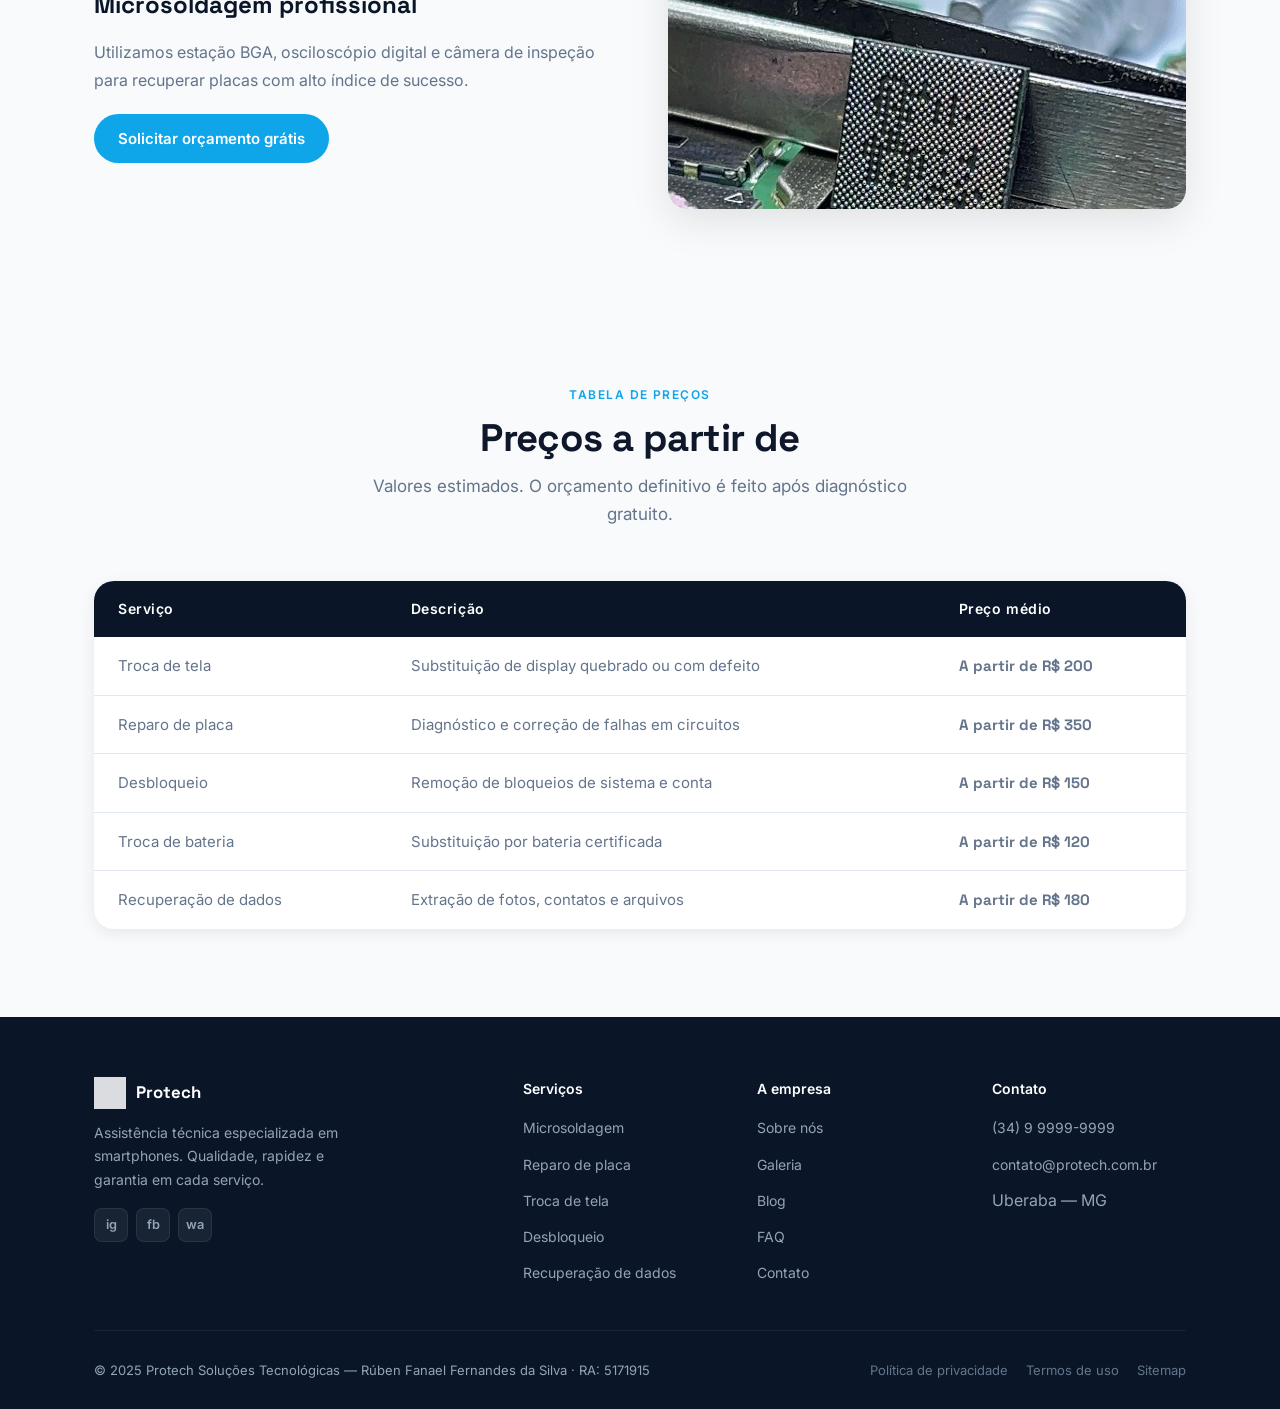
<file: servicos.html>
<!DOCTYPE html>
<html lang="pt-BR">
<head>
  <meta charset="UTF-8">
  <meta name="viewport" content="width=device-width, initial-scale=1.0">
  <title>Serviços | Protech Soluções Tecnológicas</title>
  <meta name="description" content="Protech Soluções Tecnológicas — assistência técnica especializada em smartphones em Uberaba-MG.">
  <meta name="google-site-verification" content="Wdn0cmDSu0WnmEnq42dpMQcoEYLxqeFj44bf13Go5Dc">
  <link rel="preconnect" href="https://fonts.googleapis.com">
  <link rel="preconnect" href="https://fonts.gstatic.com" crossorigin>
  <link href="https://fonts.googleapis.com/css2?family=Inter:wght@400;500;600;700&family=Space+Grotesk:wght@500;700&display=swap" rel="stylesheet">
  <link rel="stylesheet" href="css/style.css">
  <script async src="https://www.googletagmanager.com/gtag/js?id=G-75MZSPFQYX"></script>
  <script>window.dataLayer=window.dataLayer||[];function gtag(){dataLayer.push(arguments);}gtag('js',new Date());gtag('config','G-75MZSPFQYX');</script>
</head>
<body>
<header class="header" role="banner">
  <div class="container header-inner">
    <a href="index.html" class="logo" aria-label="Protech — início">
      <img src="img/logo-uniube.png" alt="Logo Uniube">
      <span class="logo-text">Pro<span>tech</span></span>
    </a>
    <nav aria-label="Navegação principal">
      <ul class="nav-menu"><li><a href="index.html">Início</a></li><li><a href="sobre.html">Sobre</a></li><li><a href="servicos.html"  class="active" aria-current="page">Serviços</a></li><li><a href="fotos.html">Galeria</a></li><li><a href="links.html">Links</a></li><li><a href="listas.html">Listas</a></li><li><a href="blog.html">Blog</a></li><li><a href="faq.html">FAQ</a></li></ul>
    </nav>
    <div class="nav-cta">
      <a href="contato.html" class="btn btn-primary">Solicitar orçamento</a>
    </div>
    <button class="hamburger" id="hamburger" aria-label="Abrir menu" aria-expanded="false" aria-controls="mobile-nav">
      <span></span><span></span><span></span>
    </button>
  </div>
  <nav class="mobile-nav" id="mobile-nav" aria-label="Menu mobile">
    <a href="index.html">Início</a><a href="sobre.html">Sobre</a><a href="servicos.html">Serviços</a>
    <a href="fotos.html">Galeria</a><a href="links.html">Links</a><a href="listas.html">Listas</a>
    <a href="blog.html">Blog</a><a href="faq.html">FAQ</a>
    <div class="m-cta">
      <a href="contato.html" class="btn btn-primary" style="width:100%;justify-content:center;">Solicitar orçamento</a>
    </div>
  </nav>
</header>
<main id="main">

  <section class="page-hero">
    <div class="container">
      <span class="section-label">O que fazemos</span>
      <h1 class="display-lg">Serviços especializados</h1>
      <p>Alta tecnologia em reparo de smartphones — atendemos todas as marcas com técnicos certificados.</p>
    </div>
  </section>
  <section class="section">
    <div class="container">
      <div class="video-hero">
        <video autoplay muted loop playsinline>
          <source src="video/assistencia.mp4" type="video/mp4">
        </video>
        <div class="video-hero-overlay">
          <div class="video-hero-text">
            <h2>Veja nosso trabalho em ação</h2>
            <p>Diagnóstico preciso, reparo profissional, entrega com garantia.</p>
          </div>
        </div>
      </div>
      <div class="services-grid">
        <article class="service-card" id="microsolda"><div class="service-icon"><img src="img/microsolda.png" alt=""></div><h3>Microsoldagem</h3><p>Reparo de componentes SMD, reballing de chips e correção de curtos com estação profissional.</p></article>
        <article class="service-card" id="placa"><div class="service-icon">📱</div><h3>Reparo de placa-mãe</h3><p>Diagnóstico e correção de falhas eletrônicas complexas.</p></article>
        <article class="service-card" id="tela"><div class="service-icon">🖥️</div><h3>Troca de tela</h3><p>Substituição com displays originais. Garantia de 90 dias na peça e mão de obra.</p></article>
        <article class="service-card" id="desbloqueio"><div class="service-icon">🔓</div><h3>Desbloqueio</h3><p>Remoção de bloqueio de operadora, conta Google e FRP sem perda de dados.</p></article>
        <article class="service-card" id="bateria"><div class="service-icon">⚡</div><h3>Troca de bateria</h3><p>Substituição com componentes homologados para cada modelo.</p></article>
        <article class="service-card" id="dados"><div class="service-icon">💾</div><h3>Recuperação de dados</h3><p>Recuperamos fotos e arquivos de aparelhos quebrados, molhados ou que não ligam.</p></article>
      </div>
      <div class="destaque">
        <div class="destaque-texto">
          <span class="section-label">Tecnologia de ponta</span>
          <h3>Microsoldagem profissional</h3>
          <p>Utilizamos estação BGA, osciloscópio digital e câmera de inspeção para recuperar placas com alto índice de sucesso.</p>
          <a href="contato.html" class="btn btn-primary">Solicitar orçamento grátis</a>
        </div>
        <div class="destaque-img">
          <img src="img/microsolda.png" alt="Microsoldagem em placa-mãe">
        </div>
      </div>
    </div>
  </section>
  <section class="prices-section">
    <div class="container">
      <div class="section-header">
        <span class="section-label">Tabela de preços</span>
        <h2 class="display-lg">Preços a partir de</h2>
        <p>Valores estimados. O orçamento definitivo é feito após diagnóstico gratuito.</p>
      </div>
      <table class="price-table">
        <thead><tr><th>Serviço</th><th>Descrição</th><th>Preço médio</th></tr></thead>
        <tbody>
          <tr><td>Troca de tela</td><td>Substituição de display quebrado ou com defeito</td><td class="price-badge">A partir de R$ 200</td></tr>
          <tr><td>Reparo de placa</td><td>Diagnóstico e correção de falhas em circuitos</td><td class="price-badge">A partir de R$ 350</td></tr>
          <tr><td>Desbloqueio</td><td>Remoção de bloqueios de sistema e conta</td><td class="price-badge">A partir de R$ 150</td></tr>
          <tr><td>Troca de bateria</td><td>Substituição por bateria certificada</td><td class="price-badge">A partir de R$ 120</td></tr>
          <tr><td>Recuperação de dados</td><td>Extração de fotos, contatos e arquivos</td><td class="price-badge">A partir de R$ 180</td></tr>
        </tbody>
      </table>
    </div>
  </section>

</main>
<footer class="footer" role="contentinfo">
  <div class="container">
    <div class="footer-grid">
      <div class="footer-brand">
        <div class="footer-logo">
          <img src="img/logo-uniube.png" alt="Logo Uniube">
          <span class="logo-text">Protech</span>
        </div>
        <p>Assistência técnica especializada em smartphones. Qualidade, rapidez e garantia em cada serviço.</p>
        <div class="footer-social">
          <a href="#" class="s-link" aria-label="Instagram">ig</a>
          <a href="#" class="s-link" aria-label="Facebook">fb</a>
          <a href="https://wa.me/5534999999999" class="s-link" aria-label="WhatsApp" target="_blank" rel="noopener noreferrer">wa</a>
        </div>
      </div>
      <div class="footer-col">
        <h4>Serviços</h4>
        <ul>
          <li><a href="servicos.html">Microsoldagem</a></li>
          <li><a href="servicos.html">Reparo de placa</a></li>
          <li><a href="servicos.html">Troca de tela</a></li>
          <li><a href="servicos.html">Desbloqueio</a></li>
          <li><a href="servicos.html">Recuperação de dados</a></li>
        </ul>
      </div>
      <div class="footer-col">
        <h4>A empresa</h4>
        <ul>
          <li><a href="sobre.html">Sobre nós</a></li>
          <li><a href="fotos.html">Galeria</a></li>
          <li><a href="blog.html">Blog</a></li>
          <li><a href="faq.html">FAQ</a></li>
          <li><a href="contato.html">Contato</a></li>
        </ul>
      </div>
      <div class="footer-col">
        <h4>Contato</h4>
        <ul>
          <li><a href="https://wa.me/5534999999999">(34) 9 9999-9999</a></li>
          <li><a href="mailto:contato@protech.com.br">contato@protech.com.br</a></li>
          <li>Uberaba — MG</li>
        </ul>
      </div>
    </div>
    <div class="footer-bottom">
      <p>© 2025 Protech Soluções Tecnológicas — Rúben Fanael Fernandes da Silva · RA: 5171915</p>
      <nav class="footer-bottom-links" aria-label="Links legais">
        <a href="politica.html">Política de privacidade</a>
        <a href="termos.html">Termos de uso</a>
        <a href="sitemap.xml">Sitemap</a>
      </nav>
    </div>
  </div>
</footer>
<script>
  var h = document.getElementById('hamburger');
  var m = document.getElementById('mobile-nav');
  h.addEventListener('click', function () {
    var open = m.classList.toggle('open');
    h.classList.toggle('open', open);
    h.setAttribute('aria-expanded', String(open));
  });
  m.querySelectorAll('a').forEach(function (a) {
    a.addEventListener('click', function () {
      m.classList.remove('open');
      h.classList.remove('open');
      h.setAttribute('aria-expanded', 'false');
    });
  });
</script>
</body>
</html>
</file>
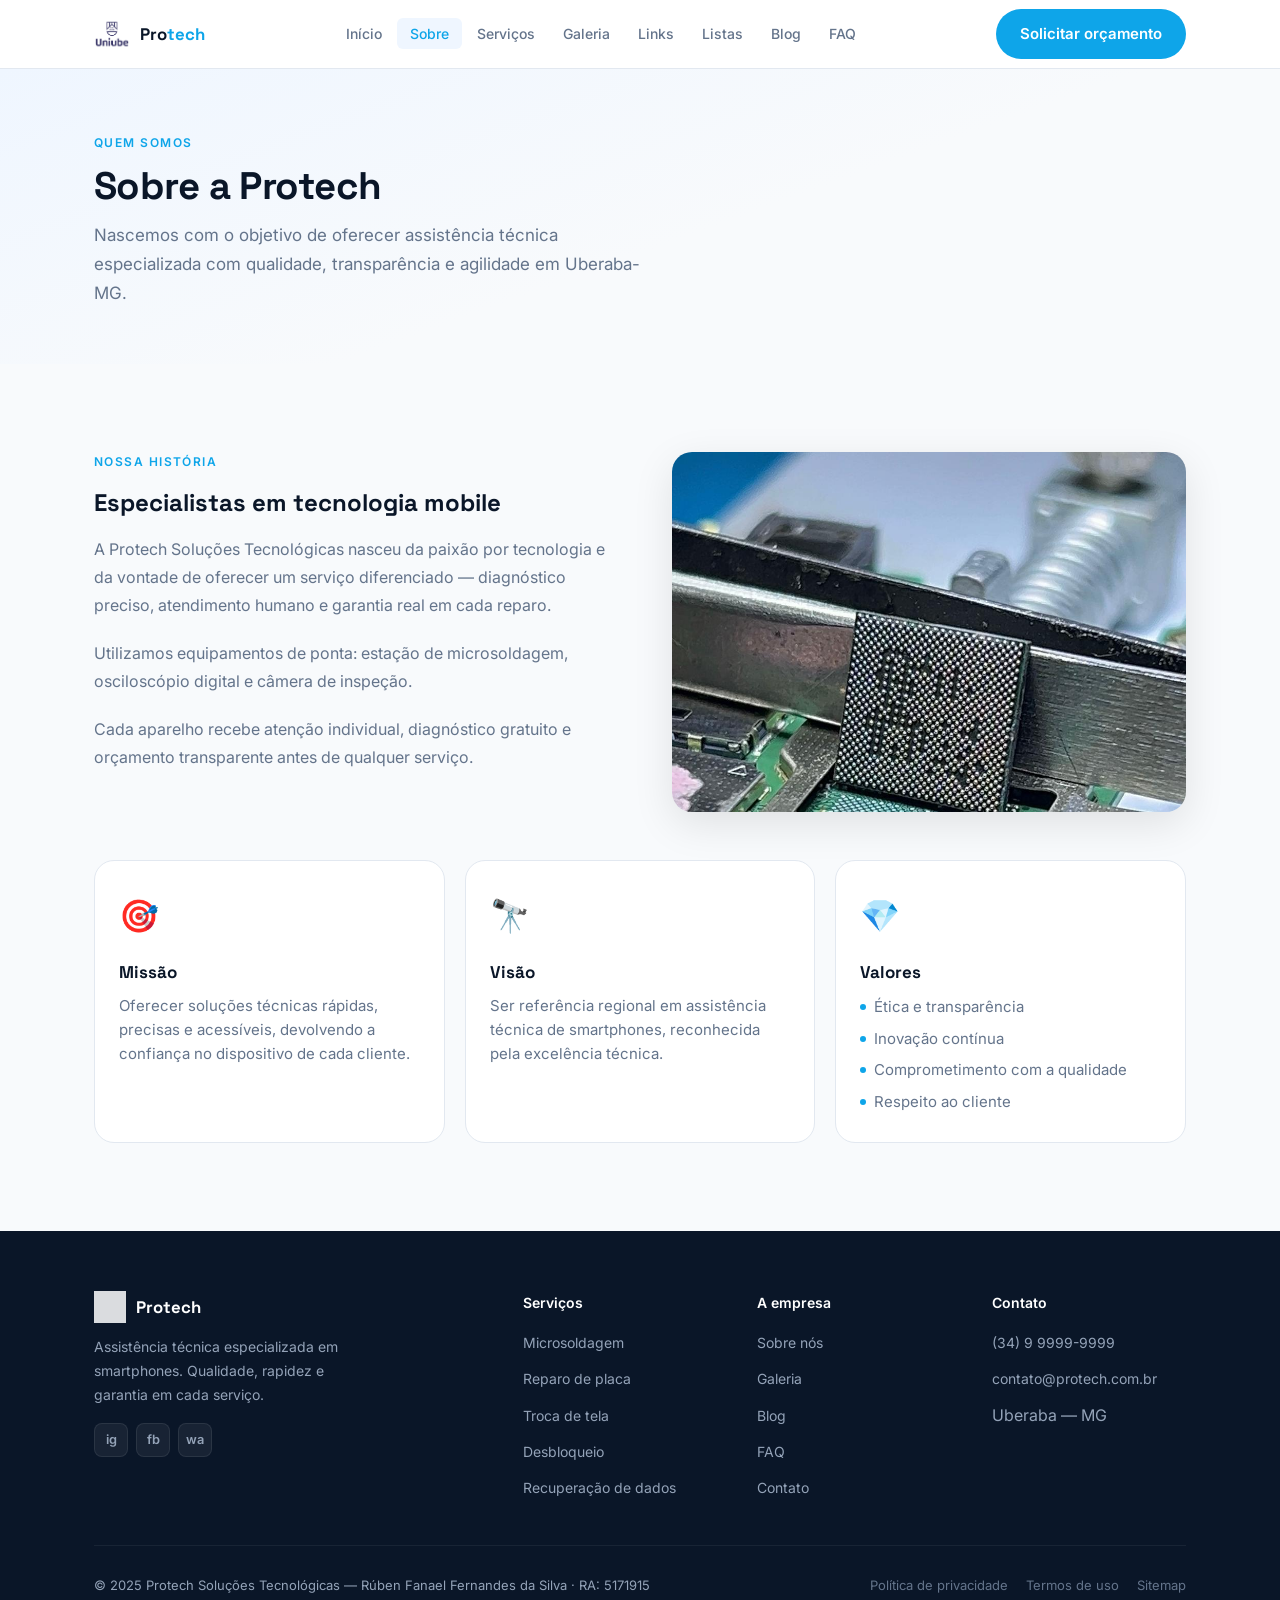
<file: sobre.html>
<!DOCTYPE html>
<html lang="pt-BR">
<head>
  <meta charset="UTF-8">
  <meta name="viewport" content="width=device-width, initial-scale=1.0">
  <title>Sobre | Protech Soluções Tecnológicas</title>
  <meta name="description" content="Protech Soluções Tecnológicas — assistência técnica especializada em smartphones em Uberaba-MG.">
  <meta name="google-site-verification" content="Wdn0cmDSu0WnmEnq42dpMQcoEYLxqeFj44bf13Go5Dc">
  <link rel="preconnect" href="https://fonts.googleapis.com">
  <link rel="preconnect" href="https://fonts.gstatic.com" crossorigin>
  <link href="https://fonts.googleapis.com/css2?family=Inter:wght@400;500;600;700&family=Space+Grotesk:wght@500;700&display=swap" rel="stylesheet">
  <link rel="stylesheet" href="css/style.css">
  <script async src="https://www.googletagmanager.com/gtag/js?id=G-75MZSPFQYX"></script>
  <script>window.dataLayer=window.dataLayer||[];function gtag(){dataLayer.push(arguments);}gtag('js',new Date());gtag('config','G-75MZSPFQYX');</script>
</head>
<body>
<header class="header" role="banner">
  <div class="container header-inner">
    <a href="index.html" class="logo" aria-label="Protech — início">
      <img src="img/logo-uniube.png" alt="Logo Uniube">
      <span class="logo-text">Pro<span>tech</span></span>
    </a>
    <nav aria-label="Navegação principal">
      <ul class="nav-menu"><li><a href="index.html">Início</a></li><li><a href="sobre.html"  class="active" aria-current="page">Sobre</a></li><li><a href="servicos.html">Serviços</a></li><li><a href="fotos.html">Galeria</a></li><li><a href="links.html">Links</a></li><li><a href="listas.html">Listas</a></li><li><a href="blog.html">Blog</a></li><li><a href="faq.html">FAQ</a></li></ul>
    </nav>
    <div class="nav-cta">
      <a href="contato.html" class="btn btn-primary">Solicitar orçamento</a>
    </div>
    <button class="hamburger" id="hamburger" aria-label="Abrir menu" aria-expanded="false" aria-controls="mobile-nav">
      <span></span><span></span><span></span>
    </button>
  </div>
  <nav class="mobile-nav" id="mobile-nav" aria-label="Menu mobile">
    <a href="index.html">Início</a><a href="sobre.html">Sobre</a><a href="servicos.html">Serviços</a>
    <a href="fotos.html">Galeria</a><a href="links.html">Links</a><a href="listas.html">Listas</a>
    <a href="blog.html">Blog</a><a href="faq.html">FAQ</a>
    <div class="m-cta">
      <a href="contato.html" class="btn btn-primary" style="width:100%;justify-content:center;">Solicitar orçamento</a>
    </div>
  </nav>
</header>
<main id="main">

  <section class="page-hero">
    <div class="container">
      <span class="section-label">Quem somos</span>
      <h1 class="display-lg">Sobre a Protech</h1>
      <p>Nascemos com o objetivo de oferecer assistência técnica especializada com qualidade, transparência e agilidade em Uberaba-MG.</p>
    </div>
  </section>
  <section class="section">
    <div class="container">
      <div class="about-grid">
        <div class="about-text">
          <span class="section-label">Nossa história</span>
          <h2>Especialistas em tecnologia mobile</h2>
          <p>A Protech Soluções Tecnológicas nasceu da paixão por tecnologia e da vontade de oferecer um serviço diferenciado — diagnóstico preciso, atendimento humano e garantia real em cada reparo.</p>
          <p>Utilizamos equipamentos de ponta: estação de microsoldagem, osciloscópio digital e câmera de inspeção.</p>
          <p>Cada aparelho recebe atenção individual, diagnóstico gratuito e orçamento transparente antes de qualquer serviço.</p>
        </div>
        <div class="about-photo">
          <img src="img/microsolda.png" alt="Técnico realizando microsoldagem profissional">
        </div>
      </div>
      <div class="mvv-grid">
        <div class="mvv-card"><div class="icon">🎯</div><h3>Missão</h3><p>Oferecer soluções técnicas rápidas, precisas e acessíveis, devolvendo a confiança no dispositivo de cada cliente.</p></div>
        <div class="mvv-card"><div class="icon">🔭</div><h3>Visão</h3><p>Ser referência regional em assistência técnica de smartphones, reconhecida pela excelência técnica.</p></div>
        <div class="mvv-card"><div class="icon">💎</div><h3>Valores</h3><ul class="values-list"><li>Ética e transparência</li><li>Inovação contínua</li><li>Comprometimento com a qualidade</li><li>Respeito ao cliente</li></ul></div>
      </div>
    </div>
  </section>

</main>
<footer class="footer" role="contentinfo">
  <div class="container">
    <div class="footer-grid">
      <div class="footer-brand">
        <div class="footer-logo">
          <img src="img/logo-uniube.png" alt="Logo Uniube">
          <span class="logo-text">Protech</span>
        </div>
        <p>Assistência técnica especializada em smartphones. Qualidade, rapidez e garantia em cada serviço.</p>
        <div class="footer-social">
          <a href="#" class="s-link" aria-label="Instagram">ig</a>
          <a href="#" class="s-link" aria-label="Facebook">fb</a>
          <a href="https://wa.me/5534999999999" class="s-link" aria-label="WhatsApp" target="_blank" rel="noopener noreferrer">wa</a>
        </div>
      </div>
      <div class="footer-col">
        <h4>Serviços</h4>
        <ul>
          <li><a href="servicos.html">Microsoldagem</a></li>
          <li><a href="servicos.html">Reparo de placa</a></li>
          <li><a href="servicos.html">Troca de tela</a></li>
          <li><a href="servicos.html">Desbloqueio</a></li>
          <li><a href="servicos.html">Recuperação de dados</a></li>
        </ul>
      </div>
      <div class="footer-col">
        <h4>A empresa</h4>
        <ul>
          <li><a href="sobre.html">Sobre nós</a></li>
          <li><a href="fotos.html">Galeria</a></li>
          <li><a href="blog.html">Blog</a></li>
          <li><a href="faq.html">FAQ</a></li>
          <li><a href="contato.html">Contato</a></li>
        </ul>
      </div>
      <div class="footer-col">
        <h4>Contato</h4>
        <ul>
          <li><a href="https://wa.me/5534999999999">(34) 9 9999-9999</a></li>
          <li><a href="mailto:contato@protech.com.br">contato@protech.com.br</a></li>
          <li>Uberaba — MG</li>
        </ul>
      </div>
    </div>
    <div class="footer-bottom">
      <p>© 2025 Protech Soluções Tecnológicas — Rúben Fanael Fernandes da Silva · RA: 5171915</p>
      <nav class="footer-bottom-links" aria-label="Links legais">
        <a href="politica.html">Política de privacidade</a>
        <a href="termos.html">Termos de uso</a>
        <a href="sitemap.xml">Sitemap</a>
      </nav>
    </div>
  </div>
</footer>
<script>
  var h = document.getElementById('hamburger');
  var m = document.getElementById('mobile-nav');
  h.addEventListener('click', function () {
    var open = m.classList.toggle('open');
    h.classList.toggle('open', open);
    h.setAttribute('aria-expanded', String(open));
  });
  m.querySelectorAll('a').forEach(function (a) {
    a.addEventListener('click', function () {
      m.classList.remove('open');
      h.classList.remove('open');
      h.setAttribute('aria-expanded', 'false');
    });
  });
</script>
</body>
</html>
</file>
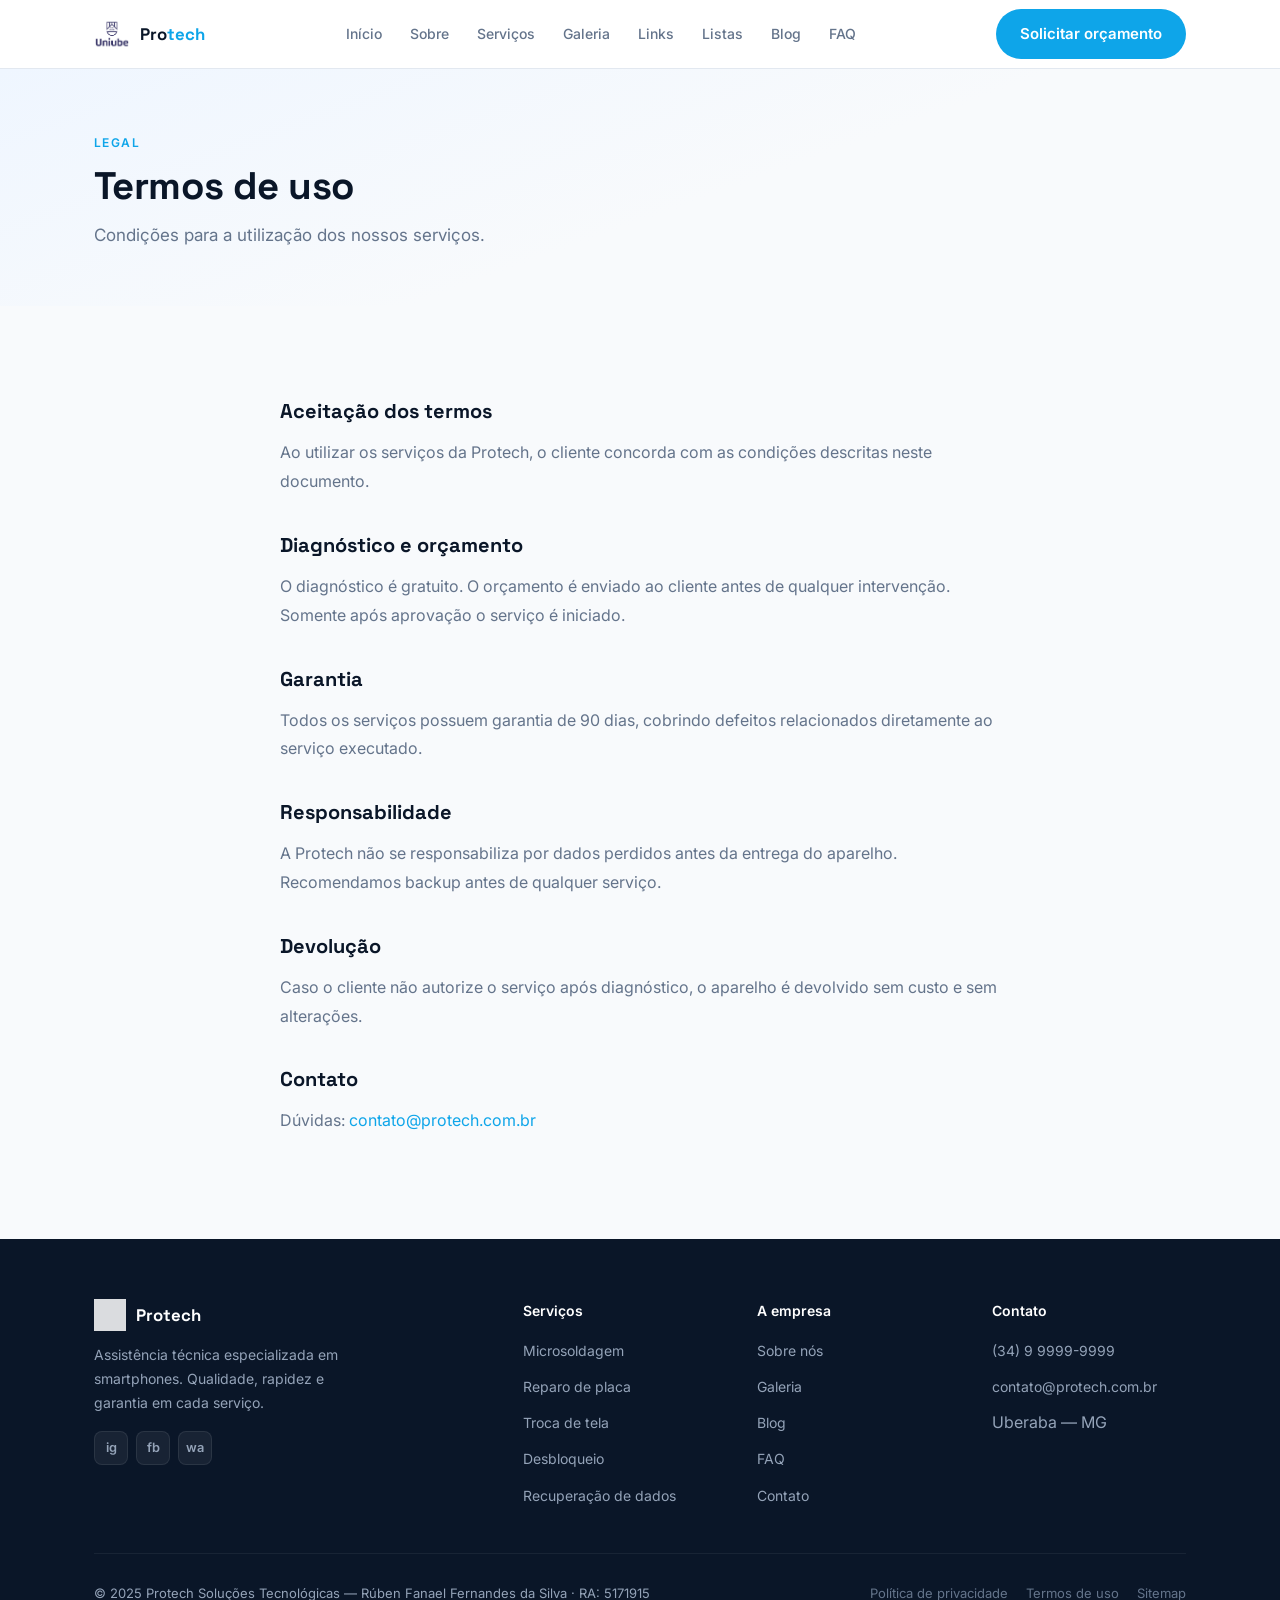
<file: termos.html>
<!DOCTYPE html>
<html lang="pt-BR">
<head>
  <meta charset="UTF-8">
  <meta name="viewport" content="width=device-width, initial-scale=1.0">
  <title>Termos de Uso | Protech Soluções Tecnológicas</title>
  <meta name="description" content="Protech Soluções Tecnológicas — assistência técnica especializada em smartphones em Uberaba-MG.">
  <meta name="google-site-verification" content="Wdn0cmDSu0WnmEnq42dpMQcoEYLxqeFj44bf13Go5Dc">
  <link rel="preconnect" href="https://fonts.googleapis.com">
  <link rel="preconnect" href="https://fonts.gstatic.com" crossorigin>
  <link href="https://fonts.googleapis.com/css2?family=Inter:wght@400;500;600;700&family=Space+Grotesk:wght@500;700&display=swap" rel="stylesheet">
  <link rel="stylesheet" href="css/style.css">
  <script async src="https://www.googletagmanager.com/gtag/js?id=G-75MZSPFQYX"></script>
  <script>window.dataLayer=window.dataLayer||[];function gtag(){dataLayer.push(arguments);}gtag('js',new Date());gtag('config','G-75MZSPFQYX');</script>
</head>
<body>
<header class="header" role="banner">
  <div class="container header-inner">
    <a href="index.html" class="logo" aria-label="Protech — início">
      <img src="img/logo-uniube.png" alt="Logo Uniube">
      <span class="logo-text">Pro<span>tech</span></span>
    </a>
    <nav aria-label="Navegação principal">
      <ul class="nav-menu"><li><a href="index.html">Início</a></li><li><a href="sobre.html">Sobre</a></li><li><a href="servicos.html">Serviços</a></li><li><a href="fotos.html">Galeria</a></li><li><a href="links.html">Links</a></li><li><a href="listas.html">Listas</a></li><li><a href="blog.html">Blog</a></li><li><a href="faq.html">FAQ</a></li></ul>
    </nav>
    <div class="nav-cta">
      <a href="contato.html" class="btn btn-primary">Solicitar orçamento</a>
    </div>
    <button class="hamburger" id="hamburger" aria-label="Abrir menu" aria-expanded="false" aria-controls="mobile-nav">
      <span></span><span></span><span></span>
    </button>
  </div>
  <nav class="mobile-nav" id="mobile-nav" aria-label="Menu mobile">
    <a href="index.html">Início</a><a href="sobre.html">Sobre</a><a href="servicos.html">Serviços</a>
    <a href="fotos.html">Galeria</a><a href="links.html">Links</a><a href="listas.html">Listas</a>
    <a href="blog.html">Blog</a><a href="faq.html">FAQ</a>
    <div class="m-cta">
      <a href="contato.html" class="btn btn-primary" style="width:100%;justify-content:center;">Solicitar orçamento</a>
    </div>
  </nav>
</header>
<main id="main">

  <section class="page-hero">
    <div class="container">
      <span class="section-label">Legal</span>
      <h1 class="display-lg">Termos de uso</h1>
      <p>Condições para a utilização dos nossos serviços.</p>
    </div>
  </section>
  <section class="section">
    <div class="container">
      <div class="prose">
        <h2>Aceitação dos termos</h2>
        <p>Ao utilizar os serviços da Protech, o cliente concorda com as condições descritas neste documento.</p>
        <h2>Diagnóstico e orçamento</h2>
        <p>O diagnóstico é gratuito. O orçamento é enviado ao cliente antes de qualquer intervenção. Somente após aprovação o serviço é iniciado.</p>
        <h2>Garantia</h2>
        <p>Todos os serviços possuem garantia de 90 dias, cobrindo defeitos relacionados diretamente ao serviço executado.</p>
        <h2>Responsabilidade</h2>
        <p>A Protech não se responsabiliza por dados perdidos antes da entrega do aparelho. Recomendamos backup antes de qualquer serviço.</p>
        <h2>Devolução</h2>
        <p>Caso o cliente não autorize o serviço após diagnóstico, o aparelho é devolvido sem custo e sem alterações.</p>
        <h2>Contato</h2>
        <p>Dúvidas: <a href="mailto:contato@protech.com.br">contato@protech.com.br</a></p>
      </div>
    </div>
  </section>

</main>
<footer class="footer" role="contentinfo">
  <div class="container">
    <div class="footer-grid">
      <div class="footer-brand">
        <div class="footer-logo">
          <img src="img/logo-uniube.png" alt="Logo Uniube">
          <span class="logo-text">Protech</span>
        </div>
        <p>Assistência técnica especializada em smartphones. Qualidade, rapidez e garantia em cada serviço.</p>
        <div class="footer-social">
          <a href="#" class="s-link" aria-label="Instagram">ig</a>
          <a href="#" class="s-link" aria-label="Facebook">fb</a>
          <a href="https://wa.me/5534999999999" class="s-link" aria-label="WhatsApp" target="_blank" rel="noopener noreferrer">wa</a>
        </div>
      </div>
      <div class="footer-col">
        <h4>Serviços</h4>
        <ul>
          <li><a href="servicos.html">Microsoldagem</a></li>
          <li><a href="servicos.html">Reparo de placa</a></li>
          <li><a href="servicos.html">Troca de tela</a></li>
          <li><a href="servicos.html">Desbloqueio</a></li>
          <li><a href="servicos.html">Recuperação de dados</a></li>
        </ul>
      </div>
      <div class="footer-col">
        <h4>A empresa</h4>
        <ul>
          <li><a href="sobre.html">Sobre nós</a></li>
          <li><a href="fotos.html">Galeria</a></li>
          <li><a href="blog.html">Blog</a></li>
          <li><a href="faq.html">FAQ</a></li>
          <li><a href="contato.html">Contato</a></li>
        </ul>
      </div>
      <div class="footer-col">
        <h4>Contato</h4>
        <ul>
          <li><a href="https://wa.me/5534999999999">(34) 9 9999-9999</a></li>
          <li><a href="mailto:contato@protech.com.br">contato@protech.com.br</a></li>
          <li>Uberaba — MG</li>
        </ul>
      </div>
    </div>
    <div class="footer-bottom">
      <p>© 2025 Protech Soluções Tecnológicas — Rúben Fanael Fernandes da Silva · RA: 5171915</p>
      <nav class="footer-bottom-links" aria-label="Links legais">
        <a href="politica.html">Política de privacidade</a>
        <a href="termos.html">Termos de uso</a>
        <a href="sitemap.xml">Sitemap</a>
      </nav>
    </div>
  </div>
</footer>
<script>
  var h = document.getElementById('hamburger');
  var m = document.getElementById('mobile-nav');
  h.addEventListener('click', function () {
    var open = m.classList.toggle('open');
    h.classList.toggle('open', open);
    h.setAttribute('aria-expanded', String(open));
  });
  m.querySelectorAll('a').forEach(function (a) {
    a.addEventListener('click', function () {
      m.classList.remove('open');
      h.classList.remove('open');
      h.setAttribute('aria-expanded', 'false');
    });
  });
</script>
</body>
</html>
</file>
<file: css/style.css>
/* ===== TOKENS / VARIÁVEIS ===== */
:root {
  --color-primary:     #0A1628;
  --color-secondary:   #1A3A6E;
  --color-accent:      #0EA5E9;
  --color-accent-dark: #0284C7;
  --color-success:     #10B981;
  --color-bg:          #F8FAFC;
  --color-surface:     #FFFFFF;
  --color-border:      #E2E8F0;
  --color-text:        #0F172A;
  --color-text-muted:  #64748B;

  --font-display: 'Space Grotesk', sans-serif;
  --font-body:    'Inter', sans-serif;

  --radius-sm:   6px;
  --radius-md:   12px;
  --radius-lg:   20px;
  --radius-full: 9999px;

  --shadow-sm: 0 1px 3px rgba(0,0,0,.06);
  --shadow-md: 0 4px 16px rgba(0,0,0,.08);
  --shadow-lg: 0 12px 40px rgba(0,0,0,.10);

  --max-w:       1140px;
  --section-gap: 88px;
}

/* ===== RESET ===== */
*, *::before, *::after {
  box-sizing: border-box;
  margin: 0;
  padding: 0;
}

html { scroll-behavior: smooth; }

body {
  font-family: var(--font-body);
  font-size: 16px;
  line-height: 1.7;
  color: var(--color-text);
  background: var(--color-bg);
  -webkit-font-smoothing: antialiased;
}

img  { max-width: 100%; display: block; }
a    { text-decoration: none; color: inherit; }
ul   { list-style: none; }

/* ===== LAYOUT ===== */
.container {
  width: 100%;
  max-width: var(--max-w);
  margin-inline: auto;
  padding-inline: 24px;
}

.section { padding: var(--section-gap) 0; }

.section-header {
  text-align: center;
  max-width: 600px;
  margin: 0 auto 52px;
}
.section-header p {
  font-size: 1.0625rem;
  color: var(--color-text-muted);
  margin-top: 10px;
}

/* ===== TIPOGRAFIA ===== */
.display-xl {
  font-family: var(--font-display);
  font-size: clamp(2.2rem, 5vw, 3.6rem);
  font-weight: 700;
  line-height: 1.1;
  letter-spacing: -0.02em;
}

.display-lg {
  font-family: var(--font-display);
  font-size: clamp(1.7rem, 3.5vw, 2.4rem);
  font-weight: 700;
  line-height: 1.2;
  letter-spacing: -0.015em;
}

.section-label {
  font-size: 0.75rem;
  font-weight: 600;
  letter-spacing: 0.12em;
  text-transform: uppercase;
  color: var(--color-accent);
  display: block;
  margin-bottom: 10px;
}

/* ===== BOTÕES ===== */
.btn {
  display: inline-flex;
  align-items: center;
  gap: 8px;
  padding: 12px 24px;
  border-radius: var(--radius-full);
  font-family: var(--font-body);
  font-size: 0.9375rem;
  font-weight: 600;
  cursor: pointer;
  transition: all 0.2s ease;
  border: none;
}

.btn-primary { background: var(--color-accent); color: #fff; }
.btn-primary:hover {
  background: var(--color-accent-dark);
  transform: translateY(-1px);
  box-shadow: 0 6px 20px rgba(14,165,233,.35);
}

.btn-outline {
  background: transparent;
  color: var(--color-primary);
  border: 1.5px solid var(--color-border);
}
.btn-outline:hover {
  border-color: var(--color-accent);
  color: var(--color-accent);
}

.btn-white { background: #fff; color: var(--color-primary); }
.btn-white:hover { background: #F1F5F9; transform: translateY(-1px); }

.btn-ghost-white {
  background: transparent;
  color: #fff;
  border: 1.5px solid rgba(255,255,255,.3);
  padding: 12px 24px;
  border-radius: var(--radius-full);
  font-size: 0.9375rem;
  font-weight: 600;
  display: inline-flex;
  align-items: center;
  gap: 8px;
  transition: all 0.2s;
}
.btn-ghost-white:hover {
  border-color: #fff;
  background: rgba(255,255,255,.08);
}

/* ===== HEADER ===== */
.header {
  position: sticky;
  top: 0;
  z-index: 200;
  background: rgba(255,255,255,0.92);
  backdrop-filter: blur(16px);
  -webkit-backdrop-filter: blur(16px);
  border-bottom: 1px solid var(--color-border);
}

.header-inner {
  display: flex;
  align-items: center;
  justify-content: space-between;
  height: 68px;
  gap: 16px;
}

.logo {
  display: flex;
  align-items: center;
  gap: 10px;
}
.logo img {
  height: 36px;
  width: auto;
  object-fit: contain;
}
.logo-text {
  font-family: var(--font-display);
  font-weight: 700;
  font-size: 1.05rem;
  color: var(--color-primary);
  white-space: nowrap;
}
.logo-text span { color: var(--color-accent); }

.nav-menu {
  display: flex;
  align-items: center;
  gap: 2px;
}
.nav-menu a {
  padding: 7px 13px;
  border-radius: var(--radius-sm);
  font-size: 0.875rem;
  font-weight: 500;
  color: var(--color-text-muted);
  transition: all 0.15s;
  white-space: nowrap;
}
.nav-menu a:hover  { color: var(--color-primary); background: #F1F5F9; }
.nav-menu a.active { color: var(--color-accent);  background: #EFF6FF; }

.nav-cta { flex-shrink: 0; }

/* ===== HAMBURGER ===== */
.hamburger {
  display: none;
  flex-direction: column;
  justify-content: center;
  align-items: center;
  gap: 5px;
  width: 42px;
  height: 42px;
  background: none;
  border: 1.5px solid var(--color-border);
  border-radius: var(--radius-sm);
  cursor: pointer;
  padding: 0;
  flex-shrink: 0;
}
.hamburger span {
  display: block;
  width: 20px;
  height: 2px;
  background: var(--color-primary);
  border-radius: 2px;
  transition: all 0.25s ease;
  transform-origin: center;
}
.hamburger.open span:nth-child(1) { transform: translateY(7px) rotate(45deg); }
.hamburger.open span:nth-child(2) { opacity: 0; transform: scaleX(0); }
.hamburger.open span:nth-child(3) { transform: translateY(-7px) rotate(-45deg); }

/* ===== MOBILE NAV ===== */
.mobile-nav {
  display: none;
  position: absolute;
  top: 68px;
  left: 0;
  right: 0;
  background: #fff;
  border-bottom: 1px solid var(--color-border);
  box-shadow: 0 8px 24px rgba(0,0,0,.08);
  z-index: 199;
  padding: 8px 24px 20px;
}
.mobile-nav.open { display: block; }
.mobile-nav a {
  display: block;
  padding: 13px 0;
  font-size: 1rem;
  font-weight: 500;
  color: var(--color-text-muted);
  border-bottom: 1px solid var(--color-border);
  transition: color 0.15s;
}
.mobile-nav a:last-of-type { border-bottom: none; }
.mobile-nav a:hover { color: var(--color-accent); }
.mobile-nav .m-cta { margin-top: 16px; display: flex; }

/* ===== HERO (index) ===== */
.hero {
  padding: 80px 0 68px;
  background: linear-gradient(160deg, #EFF6FF 0%, var(--color-bg) 55%);
}
.hero-inner {
  display: grid;
  grid-template-columns: 1fr 1fr;
  gap: 60px;
  align-items: center;
}

.hero-eyebrow {
  display: flex;
  align-items: center;
  gap: 8px;
  margin-bottom: 18px;
}
.eyebrow-dot {
  width: 8px;
  height: 8px;
  border-radius: 50%;
  background: var(--color-success);
  animation: pulse 2s ease infinite;
}
@keyframes pulse {
  0%, 100% { box-shadow: 0 0 0 0 rgba(16,185,129,.4); }
  50%       { box-shadow: 0 0 0 8px rgba(16,185,129,0); }
}
.eyebrow-text {
  font-size: 0.875rem;
  font-weight: 600;
  color: var(--color-success);
}

.hero h1        { color: var(--color-primary); margin-bottom: 18px; }
.hero h1 .accent { color: var(--color-accent); }
.hero-desc {
  font-size: 1.0625rem;
  color: var(--color-text-muted);
  margin-bottom: 32px;
  max-width: 460px;
}
.hero-actions { display: flex; gap: 12px; flex-wrap: wrap; }

.hero-stats {
  display: flex;
  gap: 28px;
  margin-top: 40px;
  padding-top: 28px;
  border-top: 1px solid var(--color-border);
  flex-wrap: wrap;
}
.stat-num {
  font-family: var(--font-display);
  font-size: 1.75rem;
  font-weight: 700;
  color: var(--color-primary);
  line-height: 1;
}
.stat-label { font-size: 0.8125rem; color: var(--color-text-muted); margin-top: 4px; }

/* Fotos hero */
.hero-visual { position: relative; }
.photo-grid { display: grid; grid-template-columns: 1fr 1fr; gap: 10px; }

.photo-main {
  grid-column: 1 / -1;
  border-radius: var(--radius-lg);
  overflow: hidden;
  height: 220px;
  box-shadow: var(--shadow-md);
}
.photo-main img {
  width: 100%; height: 100%;
  object-fit: cover;
  transition: transform 0.4s ease;
}
.photo-main:hover img { transform: scale(1.03); }

.photo-small {
  border-radius: var(--radius-md);
  overflow: hidden;
  height: 140px;
  box-shadow: var(--shadow-sm);
}
.photo-small img {
  width: 100%; height: 100%;
  object-fit: cover;
  transition: transform 0.4s ease;
}
.photo-small:hover img { transform: scale(1.05); }

.photo-badge {
  position: absolute;
  bottom: -8px;
  right: 8px;
  background: #fff;
  border: 1px solid var(--color-border);
  border-radius: var(--radius-md);
  padding: 10px 14px;
  box-shadow: var(--shadow-md);
  display: flex;
  align-items: center;
  gap: 10px;
  font-size: 0.8125rem;
}
.badge-icon {
  width: 36px; height: 36px;
  border-radius: 8px;
  background: #EAF3DE;
  display: flex; align-items: center; justify-content: center;
  font-size: 1.125rem;
}
.badge-val { font-weight: 700; color: var(--color-primary); font-family: var(--font-display); font-size: 1rem; }
.badge-lbl { font-size: 0.75rem; color: var(--color-text-muted); }

/* ===== PAGE HERO (páginas internas) ===== */
.page-hero {
  padding: 64px 0 56px;
  background: linear-gradient(160deg, #EFF6FF 0%, var(--color-bg) 55%);
}
.page-hero h1 { color: var(--color-primary); margin-bottom: 12px; }
.page-hero p  { font-size: 1.0625rem; color: var(--color-text-muted); max-width: 560px; }

/* ===== CARDS DE SERVIÇOS ===== */
.services-grid {
  display: grid;
  grid-template-columns: repeat(3, 1fr);
  gap: 20px;
}
.service-card {
  background: var(--color-surface);
  border: 1px solid var(--color-border);
  border-radius: var(--radius-lg);
  padding: 28px 24px;
  transition: all 0.25s ease;
  position: relative;
  overflow: hidden;
}
.service-card::after {
  content: '';
  position: absolute;
  top: 0; left: 0; right: 0;
  height: 3px;
  background: var(--color-accent);
  transform: scaleX(0);
  transform-origin: left;
  transition: transform 0.3s ease;
}
.service-card:hover {
  border-color: transparent;
  box-shadow: var(--shadow-lg);
  transform: translateY(-4px);
}
.service-card:hover::after { transform: scaleX(1); }

.service-icon {
  width: 48px; height: 48px;
  border-radius: var(--radius-md);
  background: #EFF6FF;
  display: flex; align-items: center; justify-content: center;
  margin-bottom: 18px;
  font-size: 1.375rem;
  overflow: hidden;
}
.service-icon img { width: 100%; height: 100%; object-fit: cover; }

.service-card h3 {
  font-family: var(--font-display);
  font-size: 1.0625rem;
  font-weight: 700;
  color: var(--color-primary);
  margin-bottom: 8px;
}
.service-card p {
  font-size: 0.9375rem;
  color: var(--color-text-muted);
  line-height: 1.6;
  margin-bottom: 18px;
}
.service-link {
  font-size: 0.875rem;
  font-weight: 600;
  color: var(--color-accent);
  display: inline-flex;
  align-items: center;
  gap: 4px;
  transition: gap 0.2s;
}
.service-link:hover { gap: 8px; }

/* ===== SEÇÃO ESCURA (por que nós / vídeo) ===== */
.dark-section {
  background: var(--color-primary);
  padding: var(--section-gap) 0;
}
.dark-section .section-label { color: #60A5FA; }
.dark-section h2 { color: #fff; margin-bottom: 14px; }
.dark-section > .container > p,
.dark-section p.lead { color: #94A3B8; font-size: 1rem; margin-bottom: 32px; line-height: 1.7; }

.why-inner {
  display: grid;
  grid-template-columns: 1fr 1fr;
  gap: 72px;
  align-items: center;
}

.features { display: flex; flex-direction: column; gap: 18px; }
.feature  { display: flex; gap: 14px; align-items: flex-start; }
.feature-icon {
  width: 40px; height: 40px;
  border-radius: 10px;
  background: rgba(14,165,233,.12);
  border: 1px solid rgba(14,165,233,.2);
  display: flex; align-items: center; justify-content: center;
  font-size: 1.125rem;
  flex-shrink: 0;
}
.feature h4 { font-weight: 600; font-size: 0.9375rem; color: #fff; margin-bottom: 3px; }
.feature p  { font-size: 0.875rem; color: #94A3B8; line-height: 1.55; }

/* Galeria 2×2 na seção escura */
.why-gallery {
  display: grid;
  grid-template-columns: 1fr 1fr;
  grid-template-rows: 200px 160px;
  gap: 10px;
}
.g-main { grid-column: 1 / -1; border-radius: var(--radius-md); overflow: hidden; }
.g-small { border-radius: var(--radius-md); overflow: hidden; }
.g-main img, .g-small img {
  width: 100%; height: 100%;
  object-fit: cover;
  filter: brightness(.85);
  transition: filter 0.3s;
}
.g-main:hover img, .g-small:hover img { filter: brightness(1); }

/* ===== MÉTRICAS ===== */
.metrics-grid {
  display: grid;
  grid-template-columns: 1fr 1fr;
  gap: 16px;
}
.metric-card {
  background: rgba(255,255,255,.04);
  border: 1px solid rgba(255,255,255,.08);
  border-radius: var(--radius-md);
  padding: 24px 20px;
}
.metric-num {
  font-family: var(--font-display);
  font-size: 2.25rem;
  font-weight: 700;
  color: var(--color-accent);
  line-height: 1;
}
.metric-label { font-size: 0.875rem; color: #94A3B8; margin-top: 6px; }

/* ===== PROCESSO ===== */
.process-grid {
  display: grid;
  grid-template-columns: repeat(4, 1fr);
  position: relative;
}
.process-grid::before {
  content: '';
  position: absolute;
  top: 35px;
  left: 12.5%; right: 12.5%;
  height: 1px;
  background: linear-gradient(90deg, var(--color-border), var(--color-accent), var(--color-border));
}
.process-step { text-align: center; padding: 0 12px; }
.process-num {
  width: 70px; height: 70px;
  border-radius: 50%;
  background: #fff;
  border: 2px solid var(--color-border);
  display: flex; align-items: center; justify-content: center;
  margin: 0 auto 18px;
  font-family: var(--font-display);
  font-size: 1.25rem;
  font-weight: 700;
  color: var(--color-accent);
  position: relative;
  z-index: 1;
}
.process-step h3 {
  font-family: var(--font-display);
  font-size: 0.9375rem;
  font-weight: 700;
  color: var(--color-primary);
  margin-bottom: 8px;
}
.process-step p { font-size: 0.875rem; color: var(--color-text-muted); line-height: 1.6; }

/* ===== DEPOIMENTOS ===== */
.testimonials-section { background: #F8FAFC; }
.testimonials-grid {
  display: grid;
  grid-template-columns: repeat(3, 1fr);
  gap: 20px;
}
.testimonial-card {
  background: var(--color-surface);
  border: 1px solid var(--color-border);
  border-radius: var(--radius-lg);
  padding: 24px;
}
.stars { color: #F59E0B; font-size: 0.875rem; margin-bottom: 14px; letter-spacing: 2px; }
.testimonial-text {
  font-size: 0.9375rem;
  color: var(--color-text-muted);
  line-height: 1.7;
  margin-bottom: 18px;
  font-style: italic;
}
.t-author { display: flex; align-items: center; gap: 10px; }
.t-avatar {
  width: 38px; height: 38px;
  border-radius: 50%;
  background: linear-gradient(135deg, var(--color-accent), var(--color-secondary));
  display: flex; align-items: center; justify-content: center;
  font-weight: 700; font-size: 0.8125rem; color: #fff;
  flex-shrink: 0;
}
.t-name  { font-weight: 600; font-size: 0.875rem; color: var(--color-primary); }
.t-city  { font-size: 0.8125rem; color: var(--color-text-muted); }

/* ===== VÍDEO ===== */
.video-wrapper {
  position: relative;
  max-width: 820px;
  margin: 0 auto;
  border-radius: var(--radius-lg);
  overflow: hidden;
  box-shadow: 0 24px 64px rgba(0,0,0,.4);
  background: #000;
}
.video-wrapper video { width: 100%; display: block; }
.video-desc {
  color: #94A3B8;
  font-size: 1rem;
  max-width: 560px;
  margin: 0 auto 36px;
  text-align: center;
}
.video-overlay-badge {
  position: absolute;
  top: 16px; left: 16px;
  background: rgba(14,165,233,.9);
  color: #fff;
  font-size: 0.75rem;
  font-weight: 600;
  letter-spacing: .06em;
  text-transform: uppercase;
  padding: 5px 12px;
  border-radius: var(--radius-full);
}

/* Video hero em servicos.html */
.video-hero {
  position: relative;
  width: 100%;
  max-height: 420px;
  overflow: hidden;
  border-radius: var(--radius-lg);
  box-shadow: var(--shadow-lg);
  margin-bottom: 56px;
}
.video-hero video { width: 100%; display: block; object-fit: cover; }
.video-hero-overlay {
  position: absolute;
  inset: 0;
  background: linear-gradient(to top, rgba(10,22,40,.8) 0%, transparent 60%);
  display: flex;
  align-items: flex-end;
  padding: 32px;
}
.video-hero-text h2 {
  font-family: var(--font-display);
  font-size: 1.75rem;
  font-weight: 700;
  color: #fff;
  margin-bottom: 6px;
}
.video-hero-text p { color: #94A3B8; font-size: 1rem; }

/* ===== CTA FINAL ===== */
.cta-section { padding: var(--section-gap) 0; }
.cta-inner {
  background: linear-gradient(135deg, var(--color-secondary), var(--color-primary));
  border-radius: 24px;
  padding: 60px 48px;
  text-align: center;
}
.cta-inner h2 { color: #fff; margin-bottom: 10px; }
.cta-inner p  { color: #94A3B8; font-size: 1.0625rem; margin-bottom: 28px; }
.cta-buttons  { display: flex; gap: 12px; justify-content: center; flex-wrap: wrap; }
.cta-accent   { color: var(--color-accent); }

/* ===== FOOTER ===== */
.footer {
  background: var(--color-primary);
  color: #94A3B8;
  padding: 60px 0 28px;
}
.footer-grid {
  display: grid;
  grid-template-columns: 2fr 1fr 1fr 1fr;
  gap: 40px;
  margin-bottom: 44px;
}
.footer-logo {
  display: flex; align-items: center; gap: 10px;
  margin-bottom: 12px;
}
.footer-logo img {
  height: 32px; width: auto;
  filter: brightness(0) invert(1);
  opacity: .85;
}
.footer-logo .logo-text { color: #fff; }
.footer-brand p { font-size: 0.875rem; line-height: 1.7; max-width: 260px; }
.footer-social  { display: flex; gap: 8px; margin-top: 16px; }

.s-link {
  width: 34px; height: 34px;
  border-radius: 8px;
  background: rgba(255,255,255,.06);
  border: 1px solid rgba(255,255,255,.08);
  display: flex; align-items: center; justify-content: center;
  font-size: 0.8rem; font-weight: 600;
  color: #94A3B8;
  transition: all 0.2s;
}
.s-link:hover { background: var(--color-accent); border-color: var(--color-accent); color: #fff; }

.footer-col h4 { font-weight: 600; font-size: 0.875rem; color: #fff; margin-bottom: 14px; }
.footer-col ul { display: flex; flex-direction: column; gap: 9px; }
.footer-col a  { font-size: 0.875rem; color: #94A3B8; transition: color 0.15s; }
.footer-col a:hover { color: #fff; }

.footer-bottom {
  padding-top: 28px;
  border-top: 1px solid rgba(255,255,255,.06);
  display: flex;
  align-items: center;
  justify-content: space-between;
  gap: 12px;
  flex-wrap: wrap;
}
.footer-bottom p { font-size: 0.8125rem; }
.footer-bottom-links { display: flex; gap: 18px; }
.footer-bottom-links a { font-size: 0.8125rem; color: #64748B; transition: color 0.15s; }
.footer-bottom-links a:hover { color: #94A3B8; }

/* ===== SOBRE ===== */
.about-grid {
  display: grid;
  grid-template-columns: 1fr 1fr;
  gap: 64px;
  align-items: start;
}
.about-text h2 {
  font-family: var(--font-display);
  font-size: 1.5rem; font-weight: 700;
  color: var(--color-primary);
  margin-bottom: 12px;
}
.about-text p { color: var(--color-text-muted); line-height: 1.75; margin-bottom: 20px; }

.about-photo { border-radius: var(--radius-lg); overflow: hidden; box-shadow: var(--shadow-lg); }
.about-photo img { width: 100%; height: 360px; object-fit: cover; }

.mvv-grid {
  display: grid;
  grid-template-columns: repeat(3, 1fr);
  gap: 20px;
  margin-top: 48px;
}
.mvv-card {
  background: var(--color-surface);
  border: 1px solid var(--color-border);
  border-radius: var(--radius-lg);
  padding: 28px 24px;
}
.mvv-card .icon { font-size: 2rem; margin-bottom: 14px; }
.mvv-card h3 {
  font-family: var(--font-display);
  font-size: 1.0625rem; font-weight: 700;
  color: var(--color-primary);
  margin-bottom: 8px;
}
.mvv-card p { font-size: 0.9375rem; color: var(--color-text-muted); line-height: 1.6; }

.values-list { margin-top: 8px; display: flex; flex-direction: column; gap: 6px; }
.values-list li { display: flex; align-items: center; gap: 8px; font-size: 0.9375rem; color: var(--color-text-muted); }
.values-list li::before {
  content: '';
  width: 6px; height: 6px;
  border-radius: 50%;
  background: var(--color-accent);
  flex-shrink: 0;
}

/* ===== GALERIA (fotos.html) ===== */
.galeria {
  display: grid;
  grid-template-columns: repeat(3, 1fr);
  gap: 16px;
}
.galeria-card {
  position: relative;
  border-radius: var(--radius-lg);
  overflow: hidden;
  aspect-ratio: 4/3;
  box-shadow: var(--shadow-md);
  cursor: pointer;
}
.galeria-card img {
  width: 100%; height: 100%;
  object-fit: cover;
  transition: transform 0.4s ease;
}
.galeria-card:hover img { transform: scale(1.06); }
.galeria-overlay {
  position: absolute; inset: 0;
  background: linear-gradient(to top, rgba(10,22,40,.75) 0%, transparent 55%);
  opacity: 0;
  transition: opacity 0.3s;
  display: flex; align-items: flex-end;
  padding: 20px;
}
.galeria-card:hover .galeria-overlay { opacity: 1; }
.galeria-label {
  font-family: var(--font-display);
  font-size: 1rem; font-weight: 700;
  color: #fff;
}

/* ===== SERVIÇOS (servicos.html) ===== */
.destaque {
  display: grid;
  grid-template-columns: 1fr 1fr;
  gap: 56px;
  align-items: center;
  margin-top: var(--section-gap);
}
.destaque-texto h3 {
  font-family: var(--font-display);
  font-size: 1.5rem; font-weight: 700;
  color: var(--color-primary);
  margin-bottom: 12px;
}
.destaque-texto p { color: var(--color-text-muted); line-height: 1.75; margin-bottom: 20px; }
.destaque-img { border-radius: var(--radius-lg); overflow: hidden; box-shadow: var(--shadow-lg); }
.destaque-img img { width: 100%; height: 300px; object-fit: cover; }

.prices-section { background: #F8FAFC; padding: var(--section-gap) 0; }
.price-table {
  width: 100%;
  border-collapse: collapse;
  background: var(--color-surface);
  border-radius: var(--radius-lg);
  overflow: hidden;
  box-shadow: var(--shadow-md);
}
.price-table thead { background: var(--color-primary); }
.price-table th { padding: 16px 24px; text-align: left; font-size: 0.875rem; font-weight: 600; color: #fff; letter-spacing: .04em; }
.price-table td { padding: 16px 24px; font-size: 0.9375rem; color: var(--color-text-muted); border-bottom: 1px solid var(--color-border); }
.price-table tr:last-child td { border-bottom: none; }
.price-table tr:hover td { background: #F8FAFC; }
.price-badge { font-weight: 700; color: var(--color-primary); font-family: var(--font-display); }

/* ===== FAQ ===== */
.faq-list { display: flex; flex-direction: column; gap: 12px; max-width: 780px; margin: 0 auto; }
.faq-item {
  background: var(--color-surface);
  border: 1px solid var(--color-border);
  border-radius: var(--radius-lg);
  overflow: hidden;
}
.faq-q {
  width: 100%;
  display: flex; align-items: center; justify-content: space-between;
  padding: 20px 24px;
  background: none; border: none;
  cursor: pointer;
  font-family: var(--font-body);
  font-size: 1rem; font-weight: 600;
  color: var(--color-primary);
  text-align: left; gap: 12px;
  transition: background 0.15s;
}
.faq-q:hover { background: #F8FAFC; }
.faq-arrow {
  width: 20px; height: 20px;
  flex-shrink: 0;
  transition: transform 0.25s;
  stroke: var(--color-accent);
  fill: none; stroke-width: 2;
  stroke-linecap: round; stroke-linejoin: round;
}
.faq-item.open .faq-arrow { transform: rotate(180deg); }
.faq-ans { max-height: 0; overflow: hidden; transition: max-height 0.3s ease; }
.faq-item.open .faq-ans { max-height: 300px; }
.faq-ans p { padding: 0 24px 20px; font-size: 0.9375rem; color: var(--color-text-muted); line-height: 1.75; }

/* ===== BLOG ===== */
.blog-grid {
  display: grid;
  grid-template-columns: repeat(3, 1fr);
  gap: 24px;
}
.blog-card {
  background: var(--color-surface);
  border: 1px solid var(--color-border);
  border-radius: var(--radius-lg);
  overflow: hidden;
  transition: all 0.25s ease;
}
.blog-card:hover { box-shadow: var(--shadow-lg); transform: translateY(-4px); }
.blog-thumb { height: 180px; overflow: hidden; }
.blog-thumb img { width: 100%; height: 100%; object-fit: cover; transition: transform 0.4s ease; }
.blog-card:hover .blog-thumb img { transform: scale(1.06); }
.blog-body { padding: 20px; }
.blog-tag {
  font-size: 0.75rem; font-weight: 600;
  color: var(--color-accent);
  letter-spacing: .06em; text-transform: uppercase;
  margin-bottom: 8px;
}
.blog-card h3 {
  font-family: var(--font-display);
  font-size: 1.0625rem; font-weight: 700;
  color: var(--color-primary);
  margin-bottom: 8px; line-height: 1.3;
}
.blog-card p { font-size: 0.9rem; color: var(--color-text-muted); line-height: 1.6; }

/* ===== CONTATO ===== */
.contato-grid {
  display: grid;
  grid-template-columns: 1fr 1fr;
  gap: 64px;
  align-items: start;
}
.contato-form {
  background: var(--color-surface);
  border: 1px solid var(--color-border);
  border-radius: var(--radius-lg);
  padding: 36px;
}
.form-group { margin-bottom: 20px; }
.form-group label { display: block; font-size: 0.875rem; font-weight: 600; color: var(--color-primary); margin-bottom: 6px; }
.form-group input,
.form-group textarea,
.form-group select {
  width: 100%;
  padding: 11px 14px;
  border: 1.5px solid var(--color-border);
  border-radius: var(--radius-md);
  font-family: var(--font-body);
  font-size: 0.9375rem;
  color: var(--color-text);
  background: var(--color-bg);
  transition: border-color 0.15s;
  outline: none;
}
.form-group input:focus,
.form-group textarea:focus,
.form-group select:focus { border-color: var(--color-accent); }
.form-group textarea { resize: vertical; min-height: 130px; }

.btn-submit {
  width: 100%; padding: 14px;
  background: var(--color-accent); color: #fff;
  border: none; border-radius: var(--radius-full);
  font-family: var(--font-body);
  font-size: 1rem; font-weight: 600;
  cursor: pointer; transition: all 0.2s;
}
.btn-submit:hover { background: var(--color-accent-dark); transform: translateY(-1px); }

.info-card {
  background: var(--color-primary);
  border-radius: var(--radius-lg);
  padding: 32px; color: #94A3B8;
}
.info-card h3 { font-family: var(--font-display); font-size: 1.25rem; font-weight: 700; color: #fff; margin-bottom: 8px; }
.info-card > p { font-size: 0.9375rem; margin-bottom: 28px; line-height: 1.7; }
.info-item { display: flex; align-items: flex-start; gap: 14px; margin-bottom: 20px; }
.info-icon {
  width: 40px; height: 40px;
  border-radius: 10px;
  background: rgba(14,165,233,.12);
  border: 1px solid rgba(14,165,233,.2);
  display: flex; align-items: center; justify-content: center;
  font-size: 1.125rem; flex-shrink: 0;
}
.info-label { font-size: 0.8125rem; color: #60A5FA; margin-bottom: 2px; }
.info-value { color: #fff; font-size: 0.9375rem; font-weight: 500; }

/* ===== LINKS ===== */
.links-grid {
  display: grid;
  grid-template-columns: repeat(3, 1fr);
  gap: 20px;
}
.link-card {
  background: var(--color-surface);
  border: 1px solid var(--color-border);
  border-radius: var(--radius-lg);
  padding: 24px;
  display: flex; flex-direction: column; gap: 12px;
  transition: all 0.25s;
}
.link-card:hover { box-shadow: var(--shadow-lg); transform: translateY(-4px); border-color: transparent; }
.link-icon { font-size: 2rem; }
.link-card h3 { font-family: var(--font-display); font-size: 1rem; font-weight: 700; color: var(--color-primary); }
.link-card p  { font-size: 0.875rem; color: var(--color-text-muted); line-height: 1.6; flex: 1; }
.link-cta { display: inline-flex; align-items: center; gap: 6px; font-size: 0.875rem; font-weight: 600; color: var(--color-accent); transition: gap 0.2s; }
.link-cta:hover { gap: 10px; }

/* ===== LISTAS ===== */
.listas-grid {
  display: grid;
  grid-template-columns: 1fr 1fr;
  gap: 40px;
}
.lista-card {
  background: var(--color-surface);
  border: 1px solid var(--color-border);
  border-radius: var(--radius-lg);
  padding: 28px;
}
.lista-card h3 { font-family: var(--font-display); font-size: 1.125rem; font-weight: 700; color: var(--color-primary); margin-bottom: 18px; }
.lista-ul { list-style: none; display: flex; flex-direction: column; gap: 10px; }
.lista-ul li {
  display: flex; align-items: center; gap: 10px;
  font-size: 0.9375rem; color: var(--color-text-muted);
  padding: 10px 14px;
  background: var(--color-bg);
  border-radius: var(--radius-md);
}
.lista-ul li::before {
  content: '';
  width: 6px; height: 6px;
  border-radius: 50%;
  background: var(--color-accent);
  flex-shrink: 0;
}
.lista-ol { list-style: none; counter-reset: ol-counter; display: flex; flex-direction: column; gap: 10px; }
.lista-ol li {
  counter-increment: ol-counter;
  display: flex; align-items: center; gap: 12px;
  font-size: 0.9375rem; color: var(--color-text-muted);
}
.lista-ol li::before {
  content: counter(ol-counter);
  min-width: 28px; height: 28px;
  border-radius: 50%;
  background: var(--color-accent);
  color: #fff;
  font-weight: 700; font-size: 0.8125rem;
  display: flex; align-items: center; justify-content: center;
  flex-shrink: 0;
}

/* ===== POLÍTICA / TERMOS ===== */
.prose { max-width: 720px; margin: 0 auto; }
.prose h2 { font-family: var(--font-display); font-size: 1.25rem; font-weight: 700; color: var(--color-primary); margin: 32px 0 10px; }
.prose h2:first-child { margin-top: 0; }
.prose p  { color: var(--color-text-muted); line-height: 1.8; margin-bottom: 16px; }
.prose ul { margin-left: 20px; margin-bottom: 16px; }
.prose ul li { color: var(--color-text-muted); line-height: 1.7; margin-bottom: 6px; }
.prose a  { color: var(--color-accent); }

/* ===== RESPONSIVO ===== */
@media (max-width: 1024px) {
  .services-grid    { grid-template-columns: repeat(2, 1fr); }
  .footer-grid      { grid-template-columns: 1fr 1fr; gap: 28px; }
  .mvv-grid         { grid-template-columns: 1fr 1fr; }
  .blog-grid        { grid-template-columns: 1fr 1fr; }
  .links-grid       { grid-template-columns: 1fr 1fr; }
  .galeria          { grid-template-columns: 1fr 1fr; }
}

@media (max-width: 768px) {
  :root { --section-gap: 60px; }

  /* esconde nav desktop, mostra hamburger */
  .nav-menu  { display: none; }
  .nav-cta   { display: none; }
  .hamburger { display: flex; }

  /* hero */
  .hero-inner    { grid-template-columns: 1fr; gap: 40px; }
  .hero-visual   { order: -1; }
  .photo-main    { height: 180px; }
  .photo-small   { height: 110px; }

  /* grids */
  .services-grid      { grid-template-columns: 1fr; }
  .why-inner          { grid-template-columns: 1fr; gap: 40px; }
  .why-gallery        { display: none; }
  .process-grid       { grid-template-columns: 1fr 1fr; gap: 28px; }
  .process-grid::before { display: none; }
  .testimonials-grid  { grid-template-columns: 1fr; }
  .about-grid         { grid-template-columns: 1fr; gap: 32px; }
  .mvv-grid           { grid-template-columns: 1fr; }
  .contato-grid       { grid-template-columns: 1fr; }
  .destaque           { grid-template-columns: 1fr; gap: 32px; }
  .blog-grid          { grid-template-columns: 1fr; }
  .links-grid         { grid-template-columns: 1fr; }
  .listas-grid        { grid-template-columns: 1fr; }

  /* cta / footer */
  .cta-inner   { padding: 40px 24px; }
  .footer-grid { grid-template-columns: 1fr; }
  .footer-bottom { flex-direction: column; align-items: flex-start; }
}

@media (max-width: 480px) {
  .process-grid { grid-template-columns: 1fr; }
  .hero-stats   { gap: 18px; }
  .galeria      { grid-template-columns: 1fr; }
}
</file>
